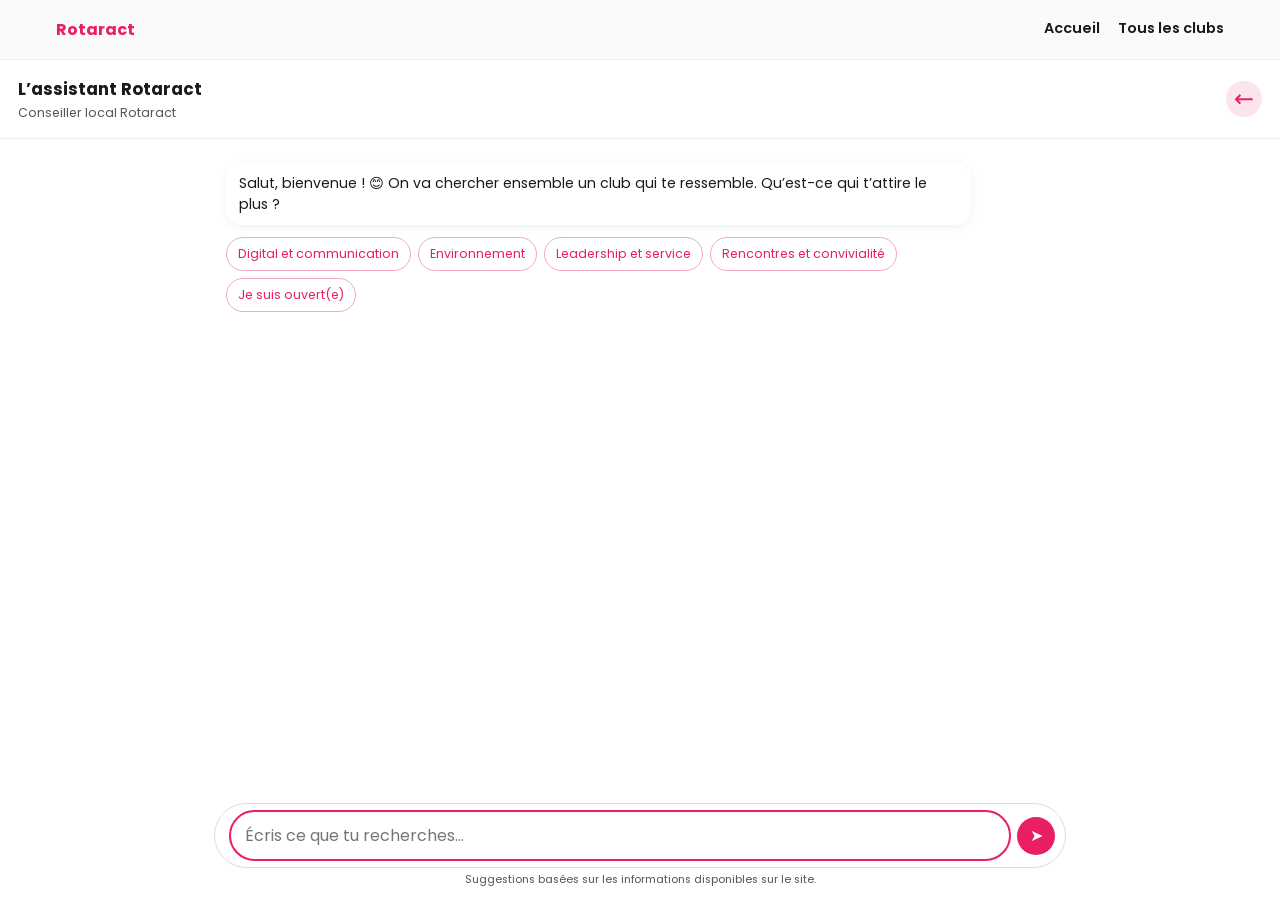
<file: assistant.html>
<!DOCTYPE html>
<html lang="fr">
<head>
  <meta charset="UTF-8">
  <meta name="viewport" content="width=device-width, initial-scale=1">
  <title>Assistant Rotaract · Trouver un club</title>
  <meta name="description" content="Discute avec l’assistant Rotaract pour trouver le club qui correspond à tes envies, ta ville et tes disponibilités.">
  <link rel="preconnect" href="https://fonts.googleapis.com">
  <link rel="preconnect" href="https://fonts.gstatic.com" crossorigin>
  <link rel="preload" href="https://fonts.googleapis.com/css2?family=Poppins:wght@400;600;700&display=swap" as="style">
  <link href="https://fonts.googleapis.com/css2?family=Poppins:wght@400;600;700&display=swap" rel="stylesheet" media="print" onload="this.media='all'">
  <noscript><link href="https://fonts.googleapis.com/css2?family=Poppins:wght@400;600;700&display=swap" rel="stylesheet"></noscript>
  <link rel="stylesheet" href="style-v2.css">
  <script defer src="data.js"></script>
  <script defer src="script.js"></script>
</head>
<body class="assistant-page">
  <header class="entete">
    <div class="entete__in">
      <a class="marque" href="index.html?retour=1">Rotaract</a>
      <nav class="nav" aria-label="Navigation principale">
        <a href="index.html?retour=1">Accueil</a>
        <a href="index.html?retour=1#clubs">Tous les clubs</a>
      </nav>
    </div>
  </header>

  <main class="assistant-page__main">
    <section class="assistant__panel" id="assistant-panel" aria-label="Discussion pour choisir un club">
      <header class="assistant__header">
        <div>
          <h1 class="assistant__titre">L’assistant Rotaract</h1>
          <p class="assistant__sous-titre">Conseiller local Rotaract</p>
        </div>
        <a class="assistant__retour" href="index.html?retour=1" aria-label="Retour à l’accueil">←</a>
      </header>
      <div class="assistant__messages" id="assistant-messages" role="log" aria-live="polite" aria-relevant="additions"></div>
      <form class="assistant__form" id="assistant-form">
        <label class="sr-only" for="assistant-input">Écrire un message</label>
        <input id="assistant-input" name="message" type="text" placeholder="Écris ce que tu recherches…" autocomplete="off">
        <button class="assistant__envoyer" type="submit" aria-label="Envoyer le message">➤</button>
      </form>
      <p class="assistant__note">Suggestions basées sur les informations disponibles sur le site.</p>
    </section>
  </main>
</body>
</html>
</file>
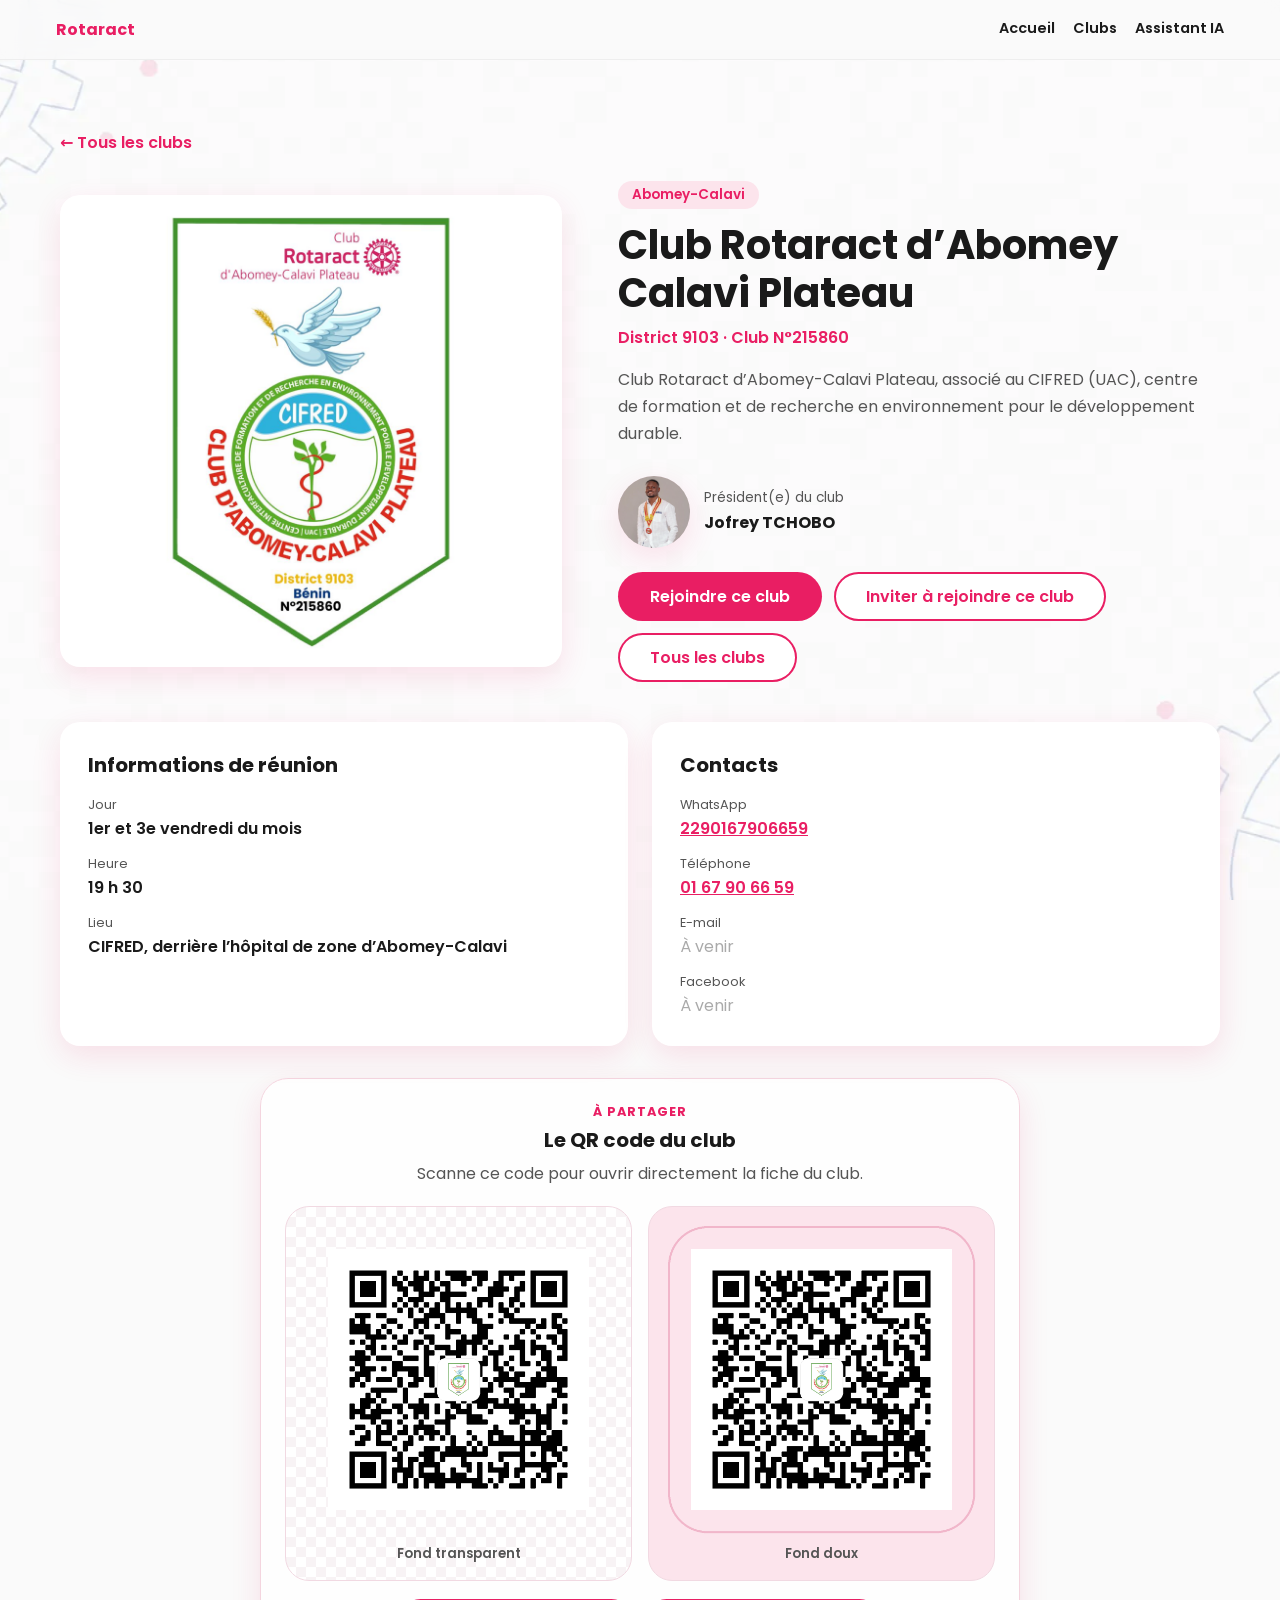
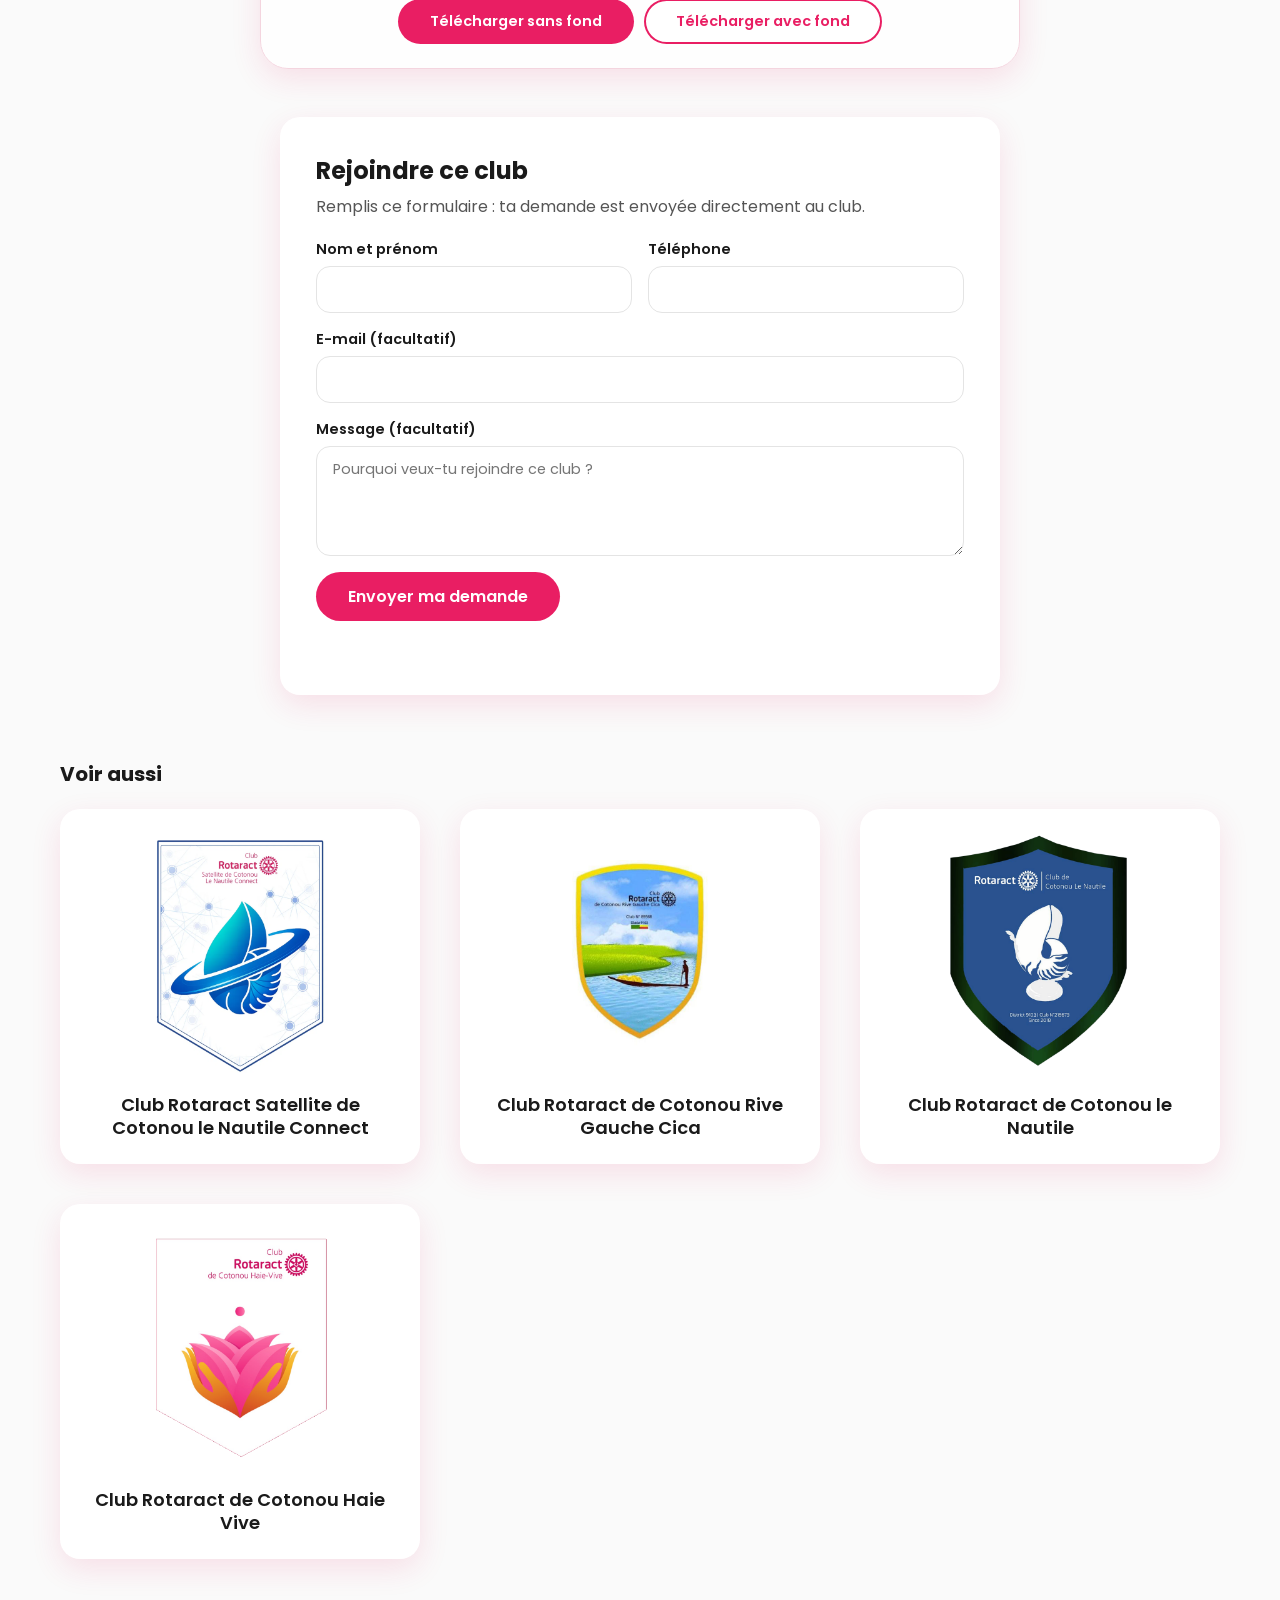
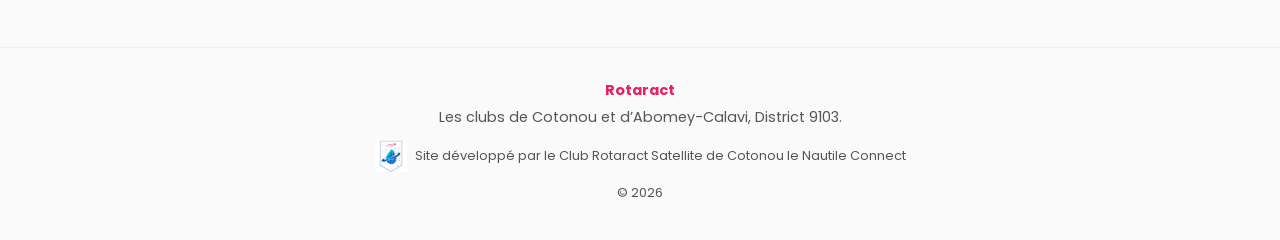
<file: club-abomey-calavi-plateau.html>
<!DOCTYPE html>
<html lang="fr">
<head>
  <meta charset="UTF-8">
  <meta name="viewport" content="width=device-width, initial-scale=1">
  <title>Club Rotaract d’Abomey-Calavi Plateau · Rotaract, Abomey-Calavi</title>
  <meta name="description" content="Un club Rotaract à Abomey-Calavi associé au CIFRED et au développement durable. Retrouvez les horaires, le lieu des réunions et les contacts.">
  <meta name="robots" content="index,follow">
  <link rel="canonical" href="https://lesclubsrotaract.onrender.com/club-abomey-calavi-plateau.html">
  <meta property="og:type" content="website">
  <meta property="og:locale" content="fr_FR">
  <meta property="og:site_name" content="Les clubs Rotaract de Cotonou et d’Abomey-Calavi">
  <meta property="og:title" content="Club Rotaract d’Abomey-Calavi Plateau · Rotaract, Abomey-Calavi">
  <meta property="og:description" content="Un club Rotaract à Abomey-Calavi associé au CIFRED et au développement durable. Retrouvez les horaires, le lieu des réunions et les contacts.">
  <meta property="og:url" content="https://lesclubsrotaract.onrender.com/club-abomey-calavi-plateau.html">
  <meta property="og:image" content="https://lesclubsrotaract.onrender.com/seo/abomey-calavi-plateau-social.jpg">
  <meta property="og:image:secure_url" content="https://lesclubsrotaract.onrender.com/seo/abomey-calavi-plateau-social.jpg">
  <meta property="og:image:type" content="image/jpeg">
  <meta property="og:image:width" content="1200">
  <meta property="og:image:height" content="630">
  <meta property="og:image:alt" content="Aperçu du Club Rotaract d’Abomey-Calavi Plateau">
  <meta name="twitter:card" content="summary_large_image">
  <meta name="twitter:title" content="Club Rotaract d’Abomey-Calavi Plateau · Rotaract, Abomey-Calavi">
  <meta name="twitter:description" content="Un club Rotaract à Abomey-Calavi associé au CIFRED et au développement durable. Retrouvez les horaires, le lieu des réunions et les contacts.">
  <meta name="twitter:image" content="https://lesclubsrotaract.onrender.com/seo/abomey-calavi-plateau-social.jpg">
  <script type="application/ld+json">{"@context": "https://schema.org", "@type": "Organization", "name": "Club Rotaract d’Abomey-Calavi Plateau", "url": "https://lesclubsrotaract.onrender.com/club-abomey-calavi-plateau.html", "description": "Un club associé au CIFRED et engagé autour de l’environnement et du développement durable.", "image": "https://lesclubsrotaract.onrender.com/seo/abomey-calavi-plateau-social.jpg", "areaServed": {"@type": "City", "name": "Abomey-Calavi"}, "address": {"@type": "PostalAddress", "addressLocality": "Abomey-Calavi", "addressCountry": "BJ"}, "contactPoint": {"@type": "ContactPoint", "telephone": "+2290167906659", "contactType": "information", "availableLanguage": ["French"]}}</script>
  <link rel="preconnect" href="https://fonts.googleapis.com">
  <link rel="preconnect" href="https://fonts.gstatic.com" crossorigin>
  <link rel="preload" href="https://fonts.googleapis.com/css2?family=Poppins:wght@400;600;700&display=swap" as="style">
  <link href="https://fonts.googleapis.com/css2?family=Poppins:wght@400;600;700&display=swap" rel="stylesheet" media="print" onload="this.media='all'">
  <noscript><link href="https://fonts.googleapis.com/css2?family=Poppins:wght@400;600;700&display=swap" rel="stylesheet"></noscript>
  <link rel="stylesheet" href="style-v2.css">
  <script defer src="data.js"></script>
  <script defer src="club.js"></script>
</head>
<body>
  <header class="entete">
    <div class="entete__in">
      <a class="marque" href="index.html?retour=1">Rotaract</a>
      <nav class="nav" aria-label="Navigation principale">
        <a href="index.html?retour=1">Accueil</a>
        <a href="index.html?retour=1#clubs">Clubs</a>
        <a href="assistant.html">Assistant IA</a>
      </nav>
    </div>
  </header>

  <main class="page">
    <a class="retour" href="index.html?retour=1#clubs">← Tous les clubs</a>

    <article class="fiche" id="fiche">
      <div class="fiche__img"><img id="fiche-image" src="" alt=""></div>
      <div class="fiche__texte">
        <p class="fiche__ville" id="fiche-ville"></p>
        <h1 class="fiche__nom" id="fiche-nom"></h1>
        <p class="fiche__info" id="fiche-info"></p>
        <p class="fiche__desc" id="fiche-desc"></p>
        <div class="pres">
          <img class="pres__photo" id="pres-photo" src="" alt="">
          <div>
            <p class="pres__role">Président(e) du club</p>
            <p class="pres__nom" id="pres-nom"></p>
          </div>
        </div>
        <div class="actions">
          <a class="bouton" href="#rejoindre">Rejoindre ce club</a>
          <button class="bouton bouton--clair" id="inviter-club" type="button">Inviter à rejoindre ce club</button>
          <a class="bouton bouton--clair" href="index.html?retour=1#clubs">Tous les clubs</a>
        </div>
        <p class="invitation-statut" id="invitation-statut" role="status" aria-live="polite"></p>
      </div>
    </article>

    <section class="infos" id="infos" aria-label="Informations pratiques">
      <div class="infos__carte">
        <h2 class="infos__titre">Informations de réunion</h2>
        <dl class="infos__liste">
          <div><dt>Jour</dt><dd id="r-jour"></dd></div>
          <div><dt>Heure</dt><dd id="r-heure"></dd></div>
          <div><dt>Lieu</dt><dd id="r-lieu"></dd></div>
        </dl>
      </div>
      <div class="infos__carte">
        <h2 class="infos__titre">Contacts</h2>
        <dl class="infos__liste">
          <div><dt>WhatsApp</dt><dd id="c-whatsapp"></dd></div>
          <div><dt>Téléphone</dt><dd id="c-tel"></dd></div>
          <div><dt>E-mail</dt><dd id="c-email"></dd></div>
          <div><dt>Facebook</dt><dd id="c-facebook"></dd></div>
        </dl>
      </div>
    </section>

    <section class="qr-club" id="qr-club" aria-labelledby="qr-club-titre">
      <div class="qr-club__intro">
        <p class="qr-club__sur-titre">À partager</p>
        <h2 class="infos__titre" id="qr-club-titre">Le QR code du club</h2>
        <p>Scanne ce code pour ouvrir directement la fiche du club.</p>
      </div>
      <div class="qr-club__contenu">
        <figure class="qr-club__apercu qr-club__apercu--transparent">
          <img id="qr-club-transparent" alt="" width="360" height="360" loading="lazy" decoding="async">
          <figcaption>Fond transparent</figcaption>
        </figure>
        <figure class="qr-club__apercu qr-club__apercu--doux">
          <img id="qr-club-fond" alt="" width="360" height="360" loading="lazy" decoding="async">
          <figcaption>Fond doux</figcaption>
        </figure>
      </div>
      <div class="qr-club__telechargements">
        <a class="bouton" id="qr-club-telecharger-transparent" download>Télécharger sans fond</a>
        <a class="bouton bouton--clair" id="qr-club-telecharger-fond" download>Télécharger avec fond</a>
      </div>
    </section>

    <section class="rejoindre" id="rejoindre" aria-labelledby="rejoindre-titre">
      <h2 class="rejoindre__titre" id="rejoindre-titre">Rejoindre ce club</h2>
      <p class="rejoindre__intro">Remplis ce formulaire : ta demande est envoyée directement au club.</p>
      <form id="form-rejoindre">
        <div class="form__ligne">
          <label class="form__champ">Nom et prénom
            <input name="nom" type="text" required autocomplete="name">
          </label>
          <label class="form__champ">Téléphone
            <input name="tel" type="tel" required autocomplete="tel">
          </label>
        </div>
        <label class="form__champ">E-mail (facultatif)
          <input name="email" type="email" autocomplete="email">
        </label>
        <label class="form__champ">Message (facultatif)
          <textarea name="message" rows="4" placeholder="Pourquoi veux-tu rejoindre ce club ?"></textarea>
        </label>
        <button type="submit" class="bouton">Envoyer ma demande</button>
        <p class="form__statut" id="form-statut" aria-live="polite"></p>
      </form>
    </section>

    <section id="introuvable" hidden>
      <h1 class="fiche__nom">Club introuvable</h1>
      <p class="fiche__desc">Ce club n’existe pas ou le lien est incorrect.</p>
      <a class="bouton" href="index.html?retour=1#clubs">Voir tous les clubs</a>
    </section>

    <section id="autres" class="autres" hidden>
      <h2 class="autres__titre">Voir aussi</h2>
      <ul class="grille" id="grille"></ul>
    </section>
  </main>

  <footer class="pied">
    <p class="pied__titre">Rotaract</p>
    <p>Les clubs de Cotonou et d’Abomey-Calavi, District 9103.</p>
    <p class="pied__signature">
      <img src="fanion-nautile-connect.webp" alt="" loading="lazy" decoding="async">
      <span>Site développé par le Club Rotaract Satellite de Cotonou le Nautile Connect</span>
    </p>
    <p class="pied__copy">© 2026</p>
  </footer>

</body>
</html>
</file>
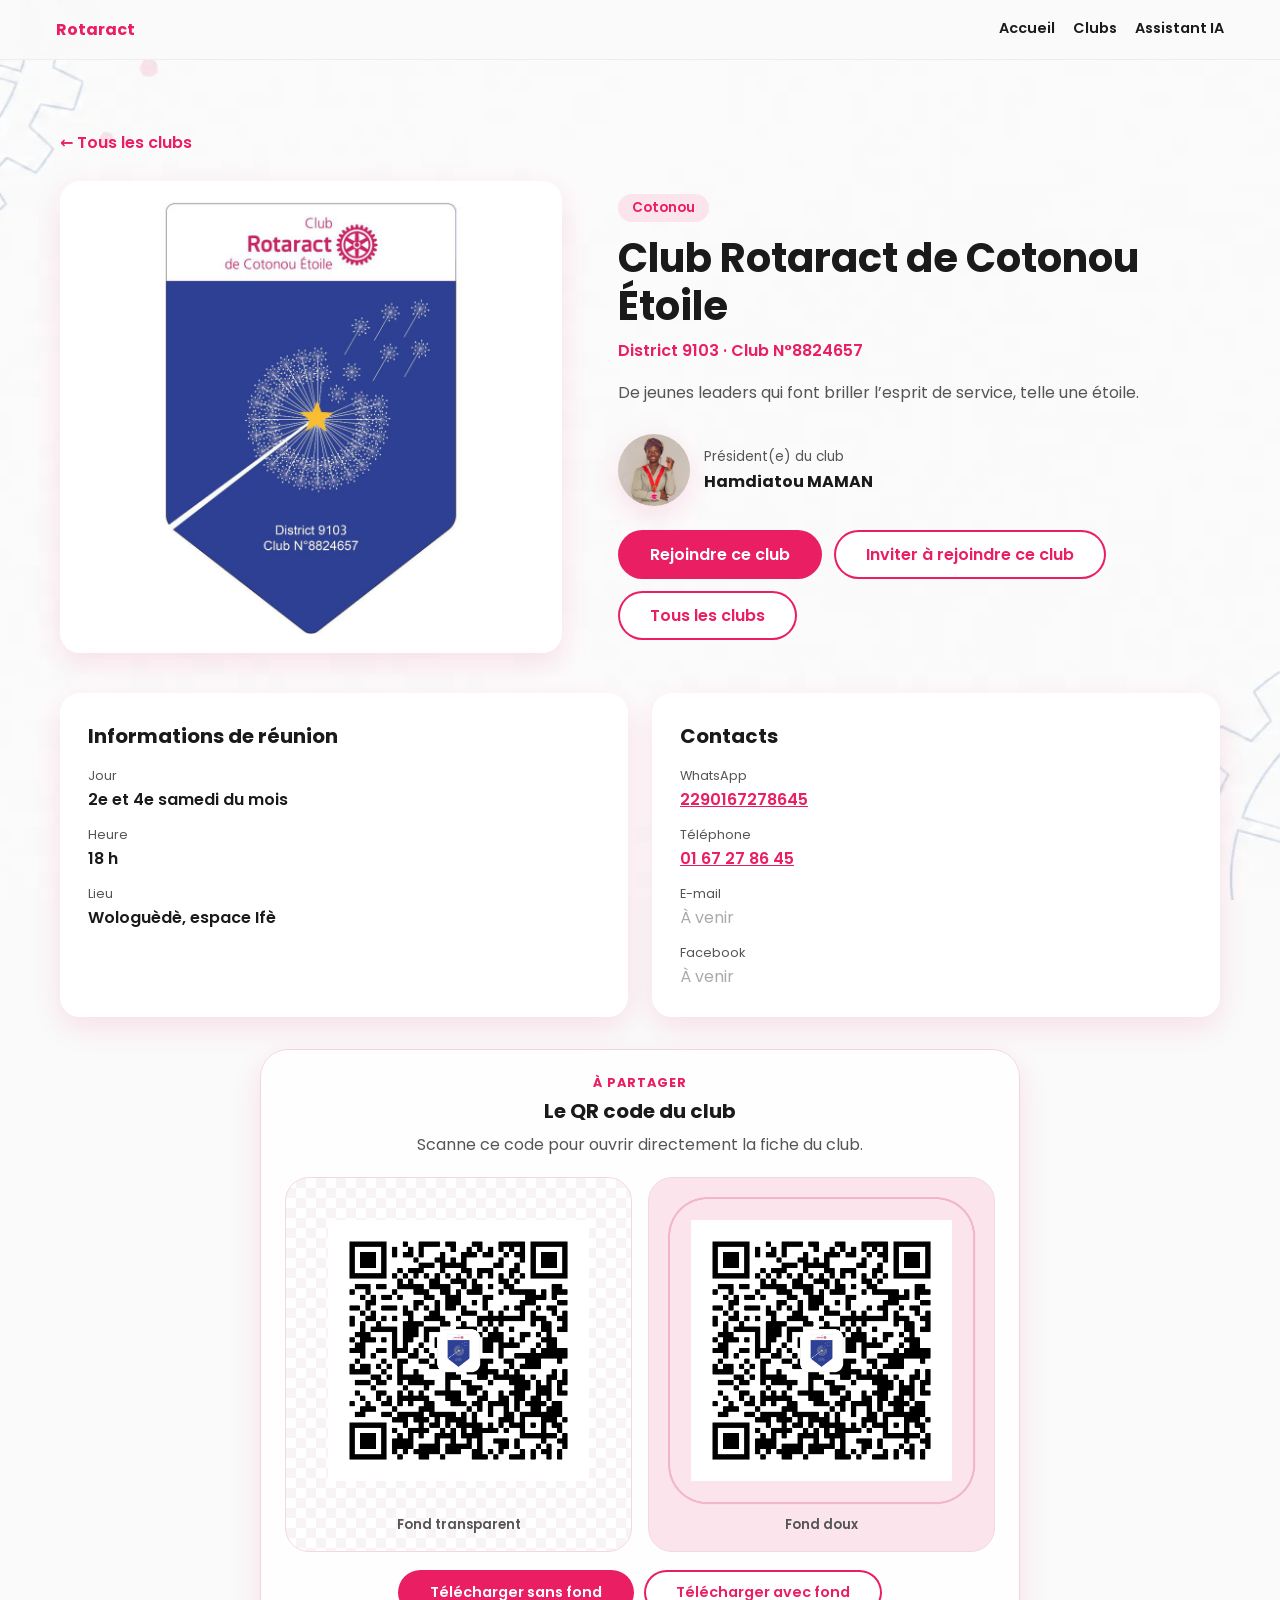
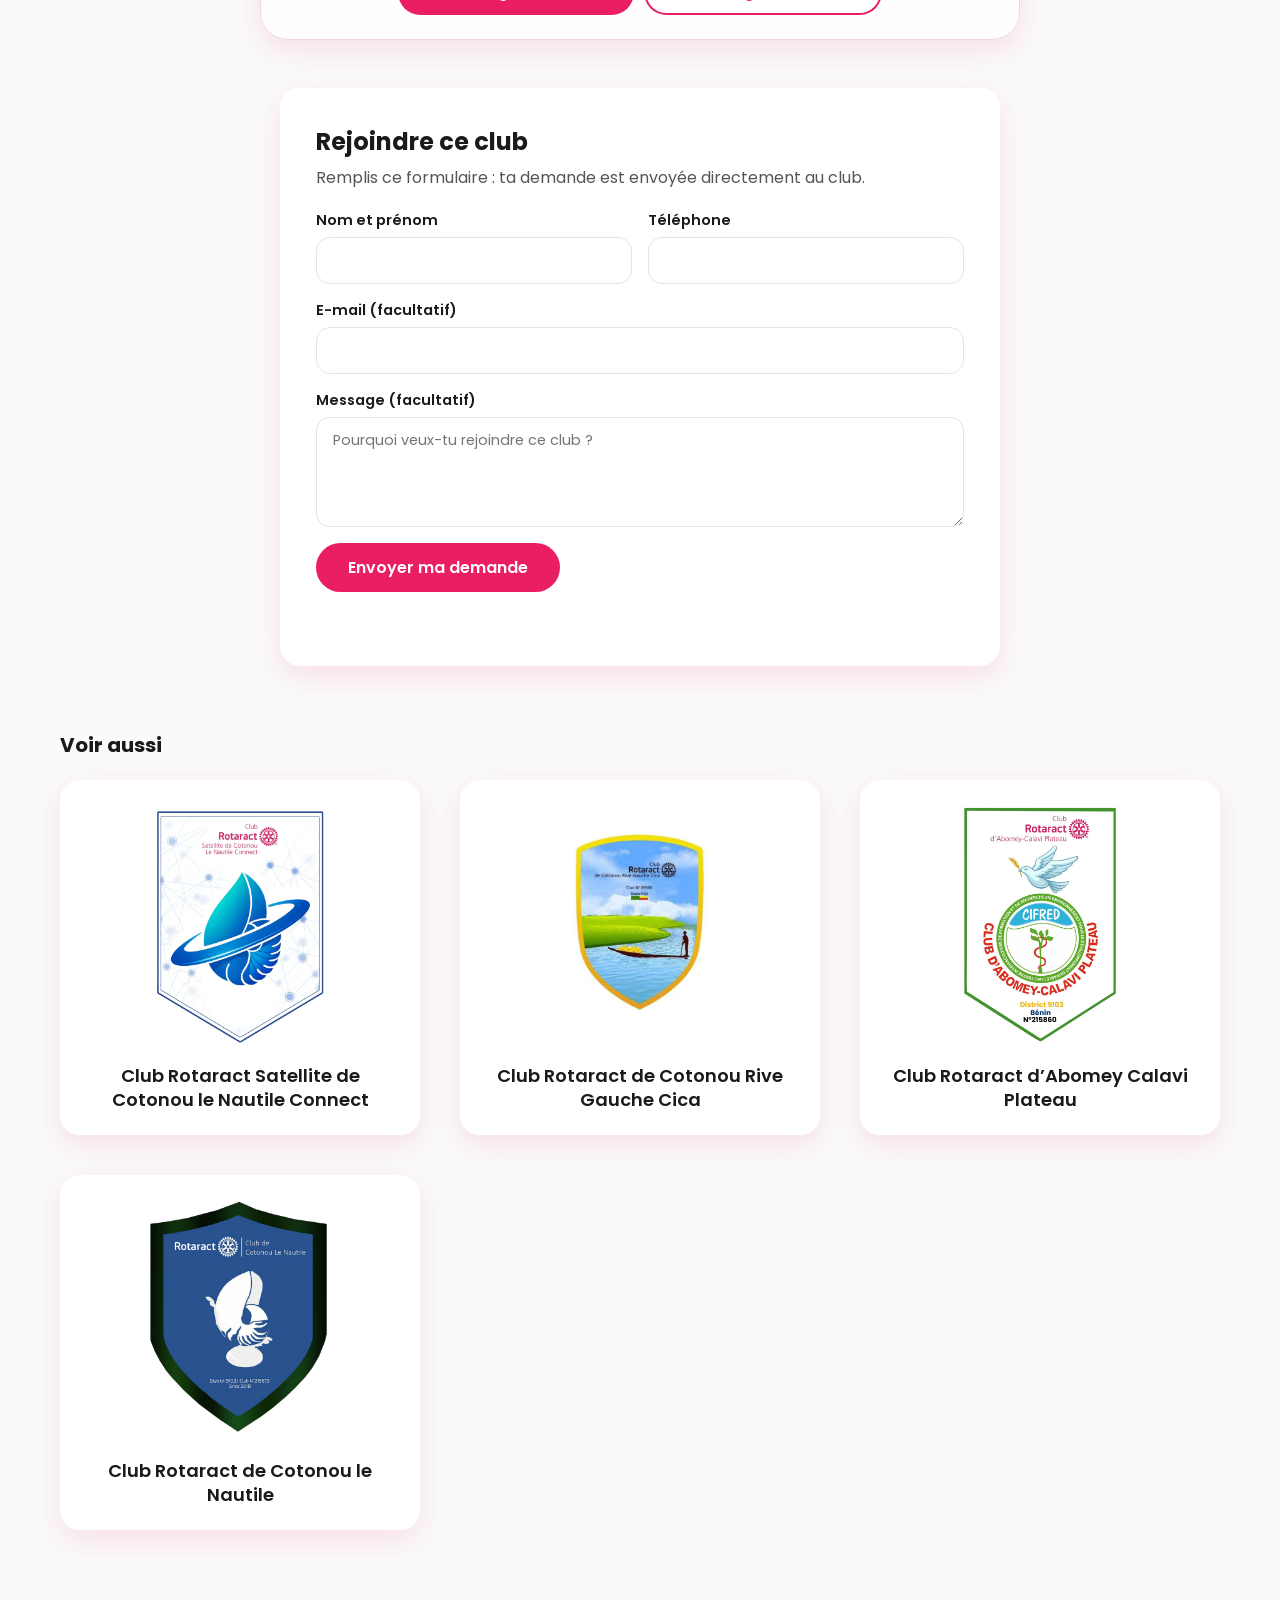
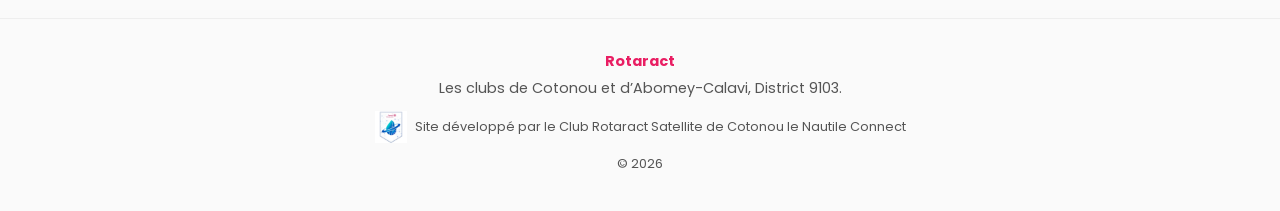
<file: club-cotonou-etoile.html>
<!DOCTYPE html>
<html lang="fr">
<head>
  <meta charset="UTF-8">
  <meta name="viewport" content="width=device-width, initial-scale=1">
  <title>Club Rotaract de Cotonou Étoile · Rotaract, Cotonou</title>
  <meta name="description" content="Découvrez le Club Rotaract de Cotonou Étoile, ses informations de réunion et ses contacts pour rejoindre ses jeunes leaders au service de la communauté.">
  <meta name="robots" content="index,follow">
  <link rel="canonical" href="https://lesclubsrotaract.onrender.com/club-cotonou-etoile.html">
  <meta property="og:type" content="website">
  <meta property="og:locale" content="fr_FR">
  <meta property="og:site_name" content="Les clubs Rotaract de Cotonou et d’Abomey-Calavi">
  <meta property="og:title" content="Club Rotaract de Cotonou Étoile · Rotaract, Cotonou">
  <meta property="og:description" content="Découvrez le Club Rotaract de Cotonou Étoile, ses informations de réunion et ses contacts pour rejoindre ses jeunes leaders au service de la communauté.">
  <meta property="og:url" content="https://lesclubsrotaract.onrender.com/club-cotonou-etoile.html">
  <meta property="og:image" content="https://lesclubsrotaract.onrender.com/seo/cotonou-etoile-social.jpg">
  <meta property="og:image:secure_url" content="https://lesclubsrotaract.onrender.com/seo/cotonou-etoile-social.jpg">
  <meta property="og:image:type" content="image/jpeg">
  <meta property="og:image:width" content="1200">
  <meta property="og:image:height" content="630">
  <meta property="og:image:alt" content="Aperçu du Club Rotaract de Cotonou Étoile">
  <meta name="twitter:card" content="summary_large_image">
  <meta name="twitter:title" content="Club Rotaract de Cotonou Étoile · Rotaract, Cotonou">
  <meta name="twitter:description" content="Découvrez le Club Rotaract de Cotonou Étoile, ses informations de réunion et ses contacts pour rejoindre ses jeunes leaders au service de la communauté.">
  <meta name="twitter:image" content="https://lesclubsrotaract.onrender.com/seo/cotonou-etoile-social.jpg">
  <script type="application/ld+json">{"@context": "https://schema.org", "@type": "Organization", "name": "Club Rotaract de Cotonou Étoile", "url": "https://lesclubsrotaract.onrender.com/club-cotonou-etoile.html", "description": "Découvrez les réunions et les contacts du Club Rotaract de Cotonou Étoile.", "image": "https://lesclubsrotaract.onrender.com/seo/cotonou-etoile-social.jpg", "areaServed": {"@type": "City", "name": "Cotonou"}, "address": {"@type": "PostalAddress", "addressLocality": "Cotonou", "addressCountry": "BJ"}, "contactPoint": {"@type": "ContactPoint", "telephone": "+2290167278645", "contactType": "information", "availableLanguage": ["French"]}}</script>
  <link rel="preconnect" href="https://fonts.googleapis.com">
  <link rel="preconnect" href="https://fonts.gstatic.com" crossorigin>
  <link rel="preload" href="https://fonts.googleapis.com/css2?family=Poppins:wght@400;600;700&display=swap" as="style">
  <link href="https://fonts.googleapis.com/css2?family=Poppins:wght@400;600;700&display=swap" rel="stylesheet" media="print" onload="this.media='all'">
  <noscript><link href="https://fonts.googleapis.com/css2?family=Poppins:wght@400;600;700&display=swap" rel="stylesheet"></noscript>
  <link rel="stylesheet" href="style-v2.css">
  <script defer src="data.js"></script>
  <script defer src="club.js"></script>
</head>
<body>
  <header class="entete">
    <div class="entete__in">
      <a class="marque" href="index.html?retour=1">Rotaract</a>
      <nav class="nav" aria-label="Navigation principale">
        <a href="index.html?retour=1">Accueil</a>
        <a href="index.html?retour=1#clubs">Clubs</a>
        <a href="assistant.html">Assistant IA</a>
      </nav>
    </div>
  </header>

  <main class="page">
    <a class="retour" href="index.html?retour=1#clubs">← Tous les clubs</a>

    <article class="fiche" id="fiche">
      <div class="fiche__img"><img id="fiche-image" src="" alt=""></div>
      <div class="fiche__texte">
        <p class="fiche__ville" id="fiche-ville"></p>
        <h1 class="fiche__nom" id="fiche-nom"></h1>
        <p class="fiche__info" id="fiche-info"></p>
        <p class="fiche__desc" id="fiche-desc"></p>
        <div class="pres">
          <img class="pres__photo" id="pres-photo" src="" alt="">
          <div>
            <p class="pres__role">Président(e) du club</p>
            <p class="pres__nom" id="pres-nom"></p>
          </div>
        </div>
        <div class="actions">
          <a class="bouton" href="#rejoindre">Rejoindre ce club</a>
          <button class="bouton bouton--clair" id="inviter-club" type="button">Inviter à rejoindre ce club</button>
          <a class="bouton bouton--clair" href="index.html?retour=1#clubs">Tous les clubs</a>
        </div>
        <p class="invitation-statut" id="invitation-statut" role="status" aria-live="polite"></p>
      </div>
    </article>

    <section class="infos" id="infos" aria-label="Informations pratiques">
      <div class="infos__carte">
        <h2 class="infos__titre">Informations de réunion</h2>
        <dl class="infos__liste">
          <div><dt>Jour</dt><dd id="r-jour"></dd></div>
          <div><dt>Heure</dt><dd id="r-heure"></dd></div>
          <div><dt>Lieu</dt><dd id="r-lieu"></dd></div>
        </dl>
      </div>
      <div class="infos__carte">
        <h2 class="infos__titre">Contacts</h2>
        <dl class="infos__liste">
          <div><dt>WhatsApp</dt><dd id="c-whatsapp"></dd></div>
          <div><dt>Téléphone</dt><dd id="c-tel"></dd></div>
          <div><dt>E-mail</dt><dd id="c-email"></dd></div>
          <div><dt>Facebook</dt><dd id="c-facebook"></dd></div>
        </dl>
      </div>
    </section>

    <section class="qr-club" id="qr-club" aria-labelledby="qr-club-titre">
      <div class="qr-club__intro">
        <p class="qr-club__sur-titre">À partager</p>
        <h2 class="infos__titre" id="qr-club-titre">Le QR code du club</h2>
        <p>Scanne ce code pour ouvrir directement la fiche du club.</p>
      </div>
      <div class="qr-club__contenu">
        <figure class="qr-club__apercu qr-club__apercu--transparent">
          <img id="qr-club-transparent" alt="" width="360" height="360" loading="lazy" decoding="async">
          <figcaption>Fond transparent</figcaption>
        </figure>
        <figure class="qr-club__apercu qr-club__apercu--doux">
          <img id="qr-club-fond" alt="" width="360" height="360" loading="lazy" decoding="async">
          <figcaption>Fond doux</figcaption>
        </figure>
      </div>
      <div class="qr-club__telechargements">
        <a class="bouton" id="qr-club-telecharger-transparent" download>Télécharger sans fond</a>
        <a class="bouton bouton--clair" id="qr-club-telecharger-fond" download>Télécharger avec fond</a>
      </div>
    </section>

    <section class="rejoindre" id="rejoindre" aria-labelledby="rejoindre-titre">
      <h2 class="rejoindre__titre" id="rejoindre-titre">Rejoindre ce club</h2>
      <p class="rejoindre__intro">Remplis ce formulaire : ta demande est envoyée directement au club.</p>
      <form id="form-rejoindre">
        <div class="form__ligne">
          <label class="form__champ">Nom et prénom
            <input name="nom" type="text" required autocomplete="name">
          </label>
          <label class="form__champ">Téléphone
            <input name="tel" type="tel" required autocomplete="tel">
          </label>
        </div>
        <label class="form__champ">E-mail (facultatif)
          <input name="email" type="email" autocomplete="email">
        </label>
        <label class="form__champ">Message (facultatif)
          <textarea name="message" rows="4" placeholder="Pourquoi veux-tu rejoindre ce club ?"></textarea>
        </label>
        <button type="submit" class="bouton">Envoyer ma demande</button>
        <p class="form__statut" id="form-statut" aria-live="polite"></p>
      </form>
    </section>

    <section id="introuvable" hidden>
      <h1 class="fiche__nom">Club introuvable</h1>
      <p class="fiche__desc">Ce club n’existe pas ou le lien est incorrect.</p>
      <a class="bouton" href="index.html?retour=1#clubs">Voir tous les clubs</a>
    </section>

    <section id="autres" class="autres" hidden>
      <h2 class="autres__titre">Voir aussi</h2>
      <ul class="grille" id="grille"></ul>
    </section>
  </main>

  <footer class="pied">
    <p class="pied__titre">Rotaract</p>
    <p>Les clubs de Cotonou et d’Abomey-Calavi, District 9103.</p>
    <p class="pied__signature">
      <img src="fanion-nautile-connect.webp" alt="" loading="lazy" decoding="async">
      <span>Site développé par le Club Rotaract Satellite de Cotonou le Nautile Connect</span>
    </p>
    <p class="pied__copy">© 2026</p>
  </footer>

</body>
</html>
</file>
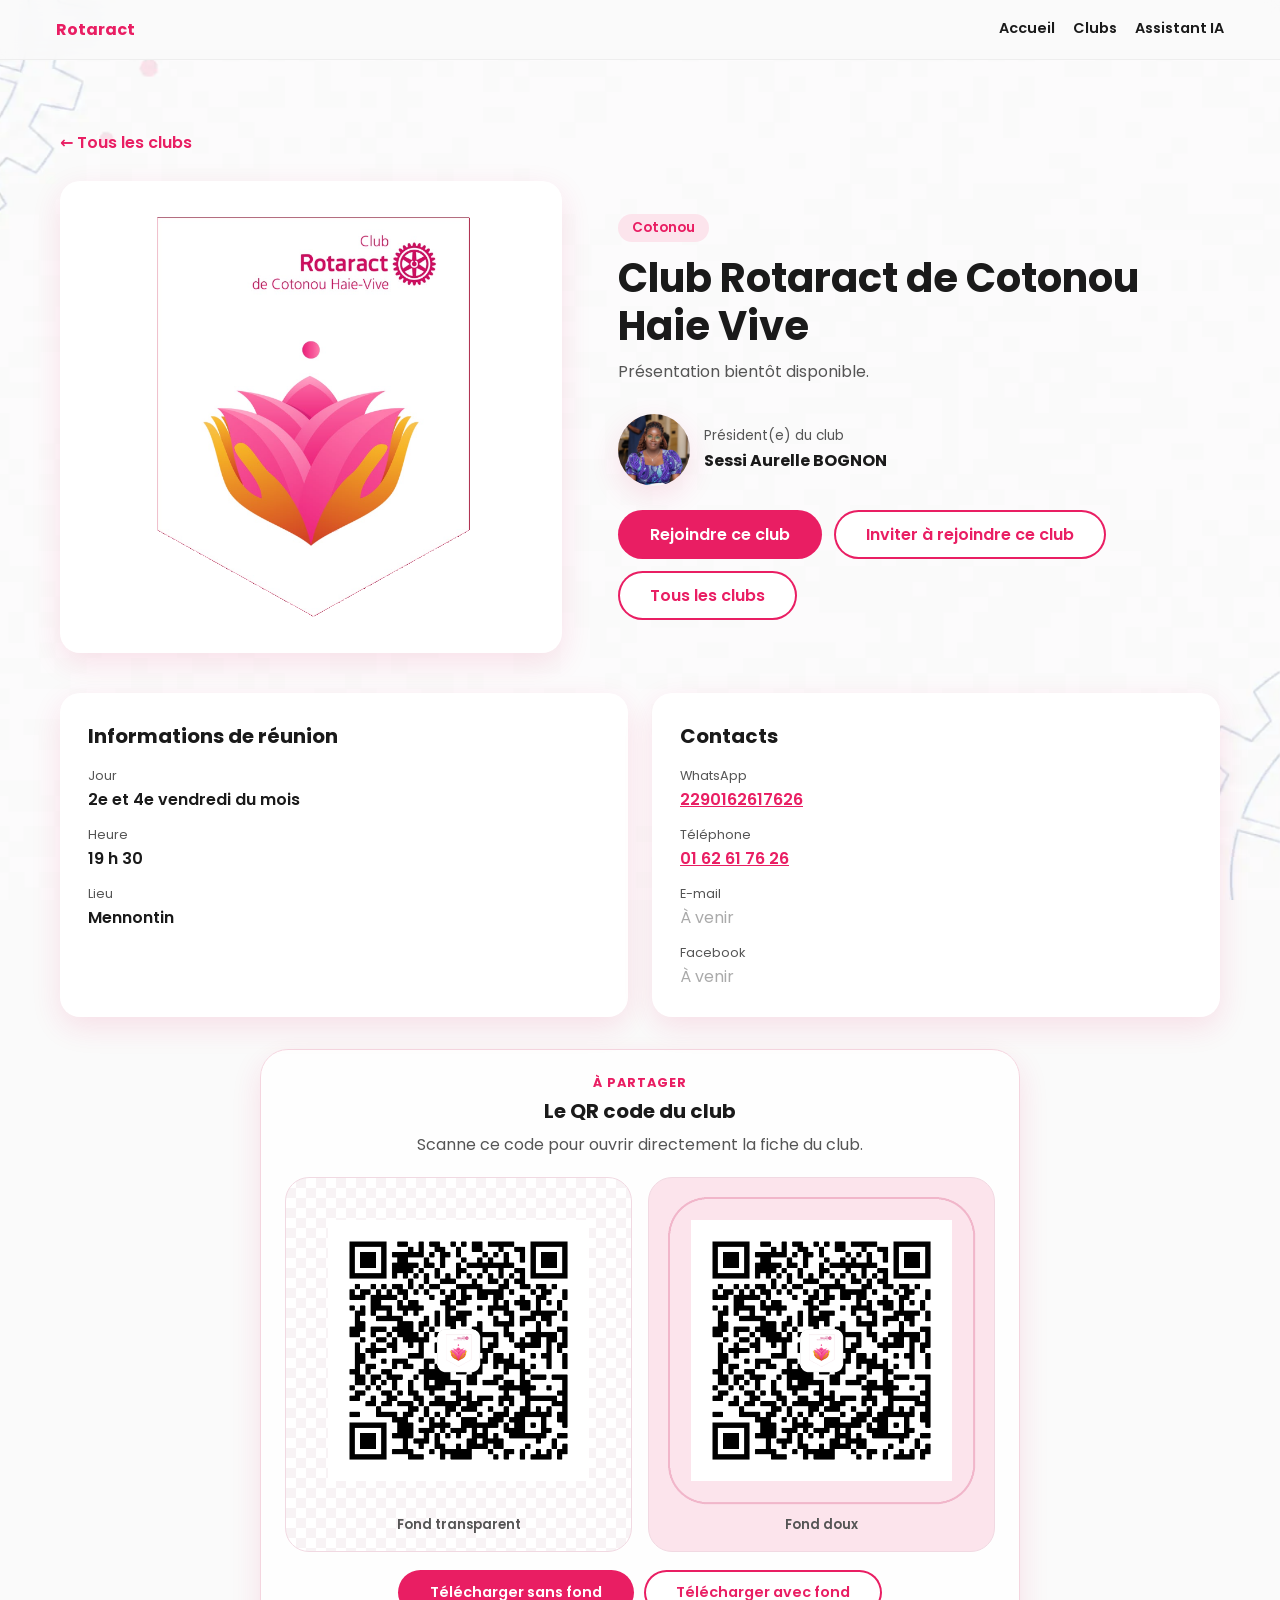
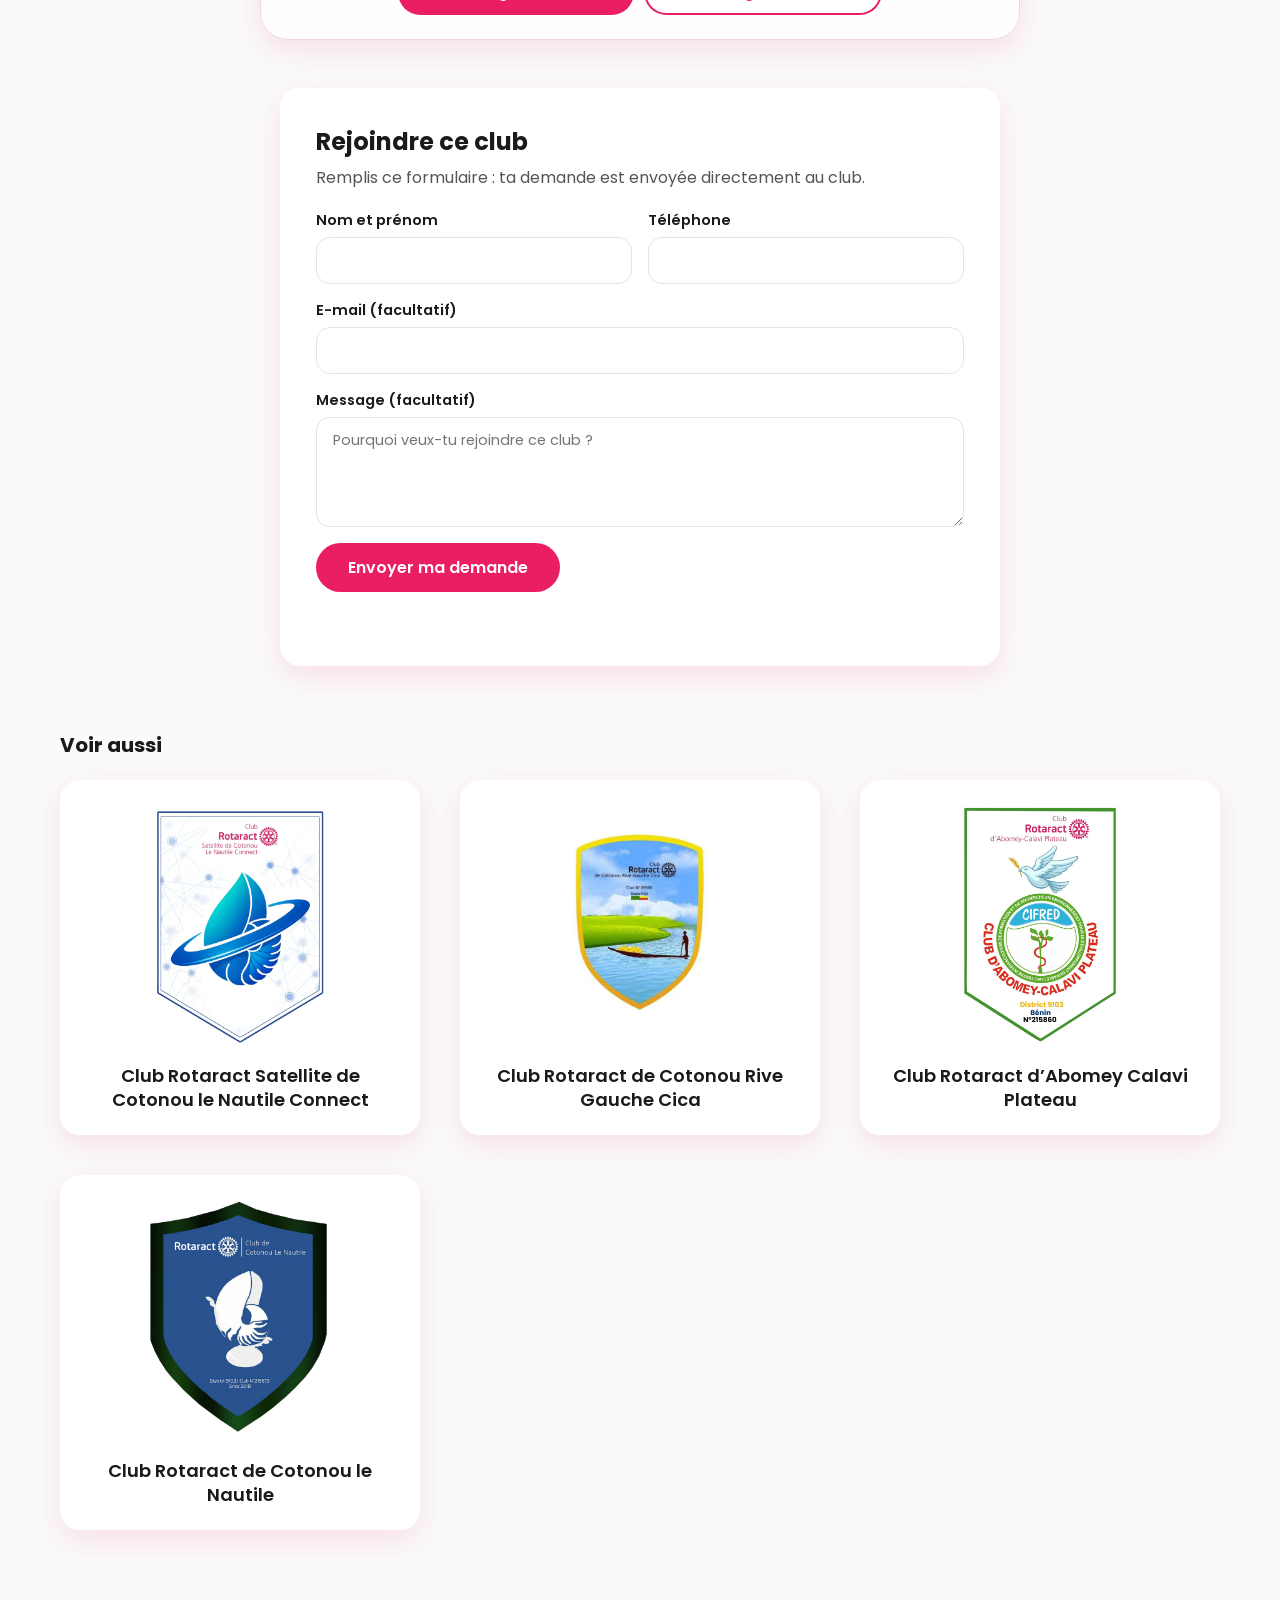
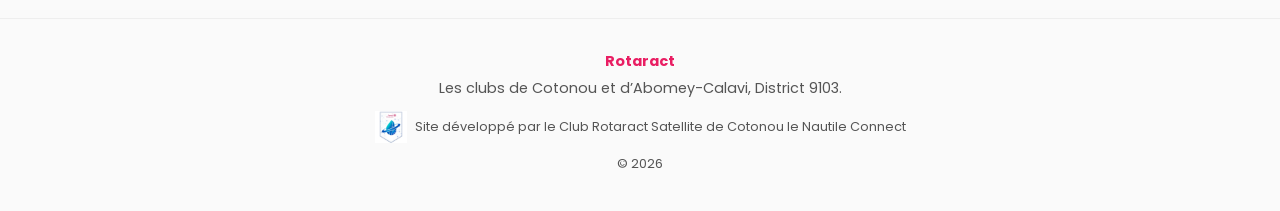
<file: club-cotonou-haie-vive.html>
<!DOCTYPE html>
<html lang="fr">
<head>
  <meta charset="UTF-8">
  <meta name="viewport" content="width=device-width, initial-scale=1">
  <title>Club Rotaract de Cotonou Haie Vive · Rotaract, Cotonou</title>
  <meta name="description" content="Découvrez le Club Rotaract de Cotonou Haie Vive : informations de réunion, lieu et coordonnées pour prendre contact.">
  <meta name="robots" content="index,follow">
  <link rel="canonical" href="https://lesclubsrotaract.onrender.com/club-cotonou-haie-vive.html">
  <meta property="og:type" content="website">
  <meta property="og:locale" content="fr_FR">
  <meta property="og:site_name" content="Les clubs Rotaract de Cotonou et d’Abomey-Calavi">
  <meta property="og:title" content="Club Rotaract de Cotonou Haie Vive · Rotaract, Cotonou">
  <meta property="og:description" content="Découvrez le Club Rotaract de Cotonou Haie Vive : informations de réunion, lieu et coordonnées pour prendre contact.">
  <meta property="og:url" content="https://lesclubsrotaract.onrender.com/club-cotonou-haie-vive.html">
  <meta property="og:image" content="https://lesclubsrotaract.onrender.com/seo/cotonou-haie-vive-social.jpg">
  <meta property="og:image:secure_url" content="https://lesclubsrotaract.onrender.com/seo/cotonou-haie-vive-social.jpg">
  <meta property="og:image:type" content="image/jpeg">
  <meta property="og:image:width" content="1200">
  <meta property="og:image:height" content="630">
  <meta property="og:image:alt" content="Aperçu du Club Rotaract de Cotonou Haie Vive">
  <meta name="twitter:card" content="summary_large_image">
  <meta name="twitter:title" content="Club Rotaract de Cotonou Haie Vive · Rotaract, Cotonou">
  <meta name="twitter:description" content="Découvrez le Club Rotaract de Cotonou Haie Vive : informations de réunion, lieu et coordonnées pour prendre contact.">
  <meta name="twitter:image" content="https://lesclubsrotaract.onrender.com/seo/cotonou-haie-vive-social.jpg">
  <script type="application/ld+json">{"@context": "https://schema.org", "@type": "Organization", "name": "Club Rotaract de Cotonou Haie Vive", "url": "https://lesclubsrotaract.onrender.com/club-cotonou-haie-vive.html", "description": "Consultez les informations pratiques et les contacts du Club Rotaract de Cotonou Haie Vive.", "image": "https://lesclubsrotaract.onrender.com/seo/cotonou-haie-vive-social.jpg", "areaServed": {"@type": "City", "name": "Cotonou"}, "address": {"@type": "PostalAddress", "addressLocality": "Cotonou", "addressCountry": "BJ"}, "contactPoint": {"@type": "ContactPoint", "telephone": "+2290162617626", "contactType": "information", "availableLanguage": ["French"]}}</script>
  <link rel="preconnect" href="https://fonts.googleapis.com">
  <link rel="preconnect" href="https://fonts.gstatic.com" crossorigin>
  <link rel="preload" href="https://fonts.googleapis.com/css2?family=Poppins:wght@400;600;700&display=swap" as="style">
  <link href="https://fonts.googleapis.com/css2?family=Poppins:wght@400;600;700&display=swap" rel="stylesheet" media="print" onload="this.media='all'">
  <noscript><link href="https://fonts.googleapis.com/css2?family=Poppins:wght@400;600;700&display=swap" rel="stylesheet"></noscript>
  <link rel="stylesheet" href="style-v2.css">
  <script defer src="data.js"></script>
  <script defer src="club.js"></script>
</head>
<body>
  <header class="entete">
    <div class="entete__in">
      <a class="marque" href="index.html?retour=1">Rotaract</a>
      <nav class="nav" aria-label="Navigation principale">
        <a href="index.html?retour=1">Accueil</a>
        <a href="index.html?retour=1#clubs">Clubs</a>
        <a href="assistant.html">Assistant IA</a>
      </nav>
    </div>
  </header>

  <main class="page">
    <a class="retour" href="index.html?retour=1#clubs">← Tous les clubs</a>

    <article class="fiche" id="fiche">
      <div class="fiche__img"><img id="fiche-image" src="" alt=""></div>
      <div class="fiche__texte">
        <p class="fiche__ville" id="fiche-ville"></p>
        <h1 class="fiche__nom" id="fiche-nom"></h1>
        <p class="fiche__info" id="fiche-info"></p>
        <p class="fiche__desc" id="fiche-desc"></p>
        <div class="pres">
          <img class="pres__photo" id="pres-photo" src="" alt="">
          <div>
            <p class="pres__role">Président(e) du club</p>
            <p class="pres__nom" id="pres-nom"></p>
          </div>
        </div>
        <div class="actions">
          <a class="bouton" href="#rejoindre">Rejoindre ce club</a>
          <button class="bouton bouton--clair" id="inviter-club" type="button">Inviter à rejoindre ce club</button>
          <a class="bouton bouton--clair" href="index.html?retour=1#clubs">Tous les clubs</a>
        </div>
        <p class="invitation-statut" id="invitation-statut" role="status" aria-live="polite"></p>
      </div>
    </article>

    <section class="infos" id="infos" aria-label="Informations pratiques">
      <div class="infos__carte">
        <h2 class="infos__titre">Informations de réunion</h2>
        <dl class="infos__liste">
          <div><dt>Jour</dt><dd id="r-jour"></dd></div>
          <div><dt>Heure</dt><dd id="r-heure"></dd></div>
          <div><dt>Lieu</dt><dd id="r-lieu"></dd></div>
        </dl>
      </div>
      <div class="infos__carte">
        <h2 class="infos__titre">Contacts</h2>
        <dl class="infos__liste">
          <div><dt>WhatsApp</dt><dd id="c-whatsapp"></dd></div>
          <div><dt>Téléphone</dt><dd id="c-tel"></dd></div>
          <div><dt>E-mail</dt><dd id="c-email"></dd></div>
          <div><dt>Facebook</dt><dd id="c-facebook"></dd></div>
        </dl>
      </div>
    </section>

    <section class="qr-club" id="qr-club" aria-labelledby="qr-club-titre">
      <div class="qr-club__intro">
        <p class="qr-club__sur-titre">À partager</p>
        <h2 class="infos__titre" id="qr-club-titre">Le QR code du club</h2>
        <p>Scanne ce code pour ouvrir directement la fiche du club.</p>
      </div>
      <div class="qr-club__contenu">
        <figure class="qr-club__apercu qr-club__apercu--transparent">
          <img id="qr-club-transparent" alt="" width="360" height="360" loading="lazy" decoding="async">
          <figcaption>Fond transparent</figcaption>
        </figure>
        <figure class="qr-club__apercu qr-club__apercu--doux">
          <img id="qr-club-fond" alt="" width="360" height="360" loading="lazy" decoding="async">
          <figcaption>Fond doux</figcaption>
        </figure>
      </div>
      <div class="qr-club__telechargements">
        <a class="bouton" id="qr-club-telecharger-transparent" download>Télécharger sans fond</a>
        <a class="bouton bouton--clair" id="qr-club-telecharger-fond" download>Télécharger avec fond</a>
      </div>
    </section>

    <section class="rejoindre" id="rejoindre" aria-labelledby="rejoindre-titre">
      <h2 class="rejoindre__titre" id="rejoindre-titre">Rejoindre ce club</h2>
      <p class="rejoindre__intro">Remplis ce formulaire : ta demande est envoyée directement au club.</p>
      <form id="form-rejoindre">
        <div class="form__ligne">
          <label class="form__champ">Nom et prénom
            <input name="nom" type="text" required autocomplete="name">
          </label>
          <label class="form__champ">Téléphone
            <input name="tel" type="tel" required autocomplete="tel">
          </label>
        </div>
        <label class="form__champ">E-mail (facultatif)
          <input name="email" type="email" autocomplete="email">
        </label>
        <label class="form__champ">Message (facultatif)
          <textarea name="message" rows="4" placeholder="Pourquoi veux-tu rejoindre ce club ?"></textarea>
        </label>
        <button type="submit" class="bouton">Envoyer ma demande</button>
        <p class="form__statut" id="form-statut" aria-live="polite"></p>
      </form>
    </section>

    <section id="introuvable" hidden>
      <h1 class="fiche__nom">Club introuvable</h1>
      <p class="fiche__desc">Ce club n’existe pas ou le lien est incorrect.</p>
      <a class="bouton" href="index.html?retour=1#clubs">Voir tous les clubs</a>
    </section>

    <section id="autres" class="autres" hidden>
      <h2 class="autres__titre">Voir aussi</h2>
      <ul class="grille" id="grille"></ul>
    </section>
  </main>

  <footer class="pied">
    <p class="pied__titre">Rotaract</p>
    <p>Les clubs de Cotonou et d’Abomey-Calavi, District 9103.</p>
    <p class="pied__signature">
      <img src="fanion-nautile-connect.webp" alt="" loading="lazy" decoding="async">
      <span>Site développé par le Club Rotaract Satellite de Cotonou le Nautile Connect</span>
    </p>
    <p class="pied__copy">© 2026</p>
  </footer>

</body>
</html>
</file>
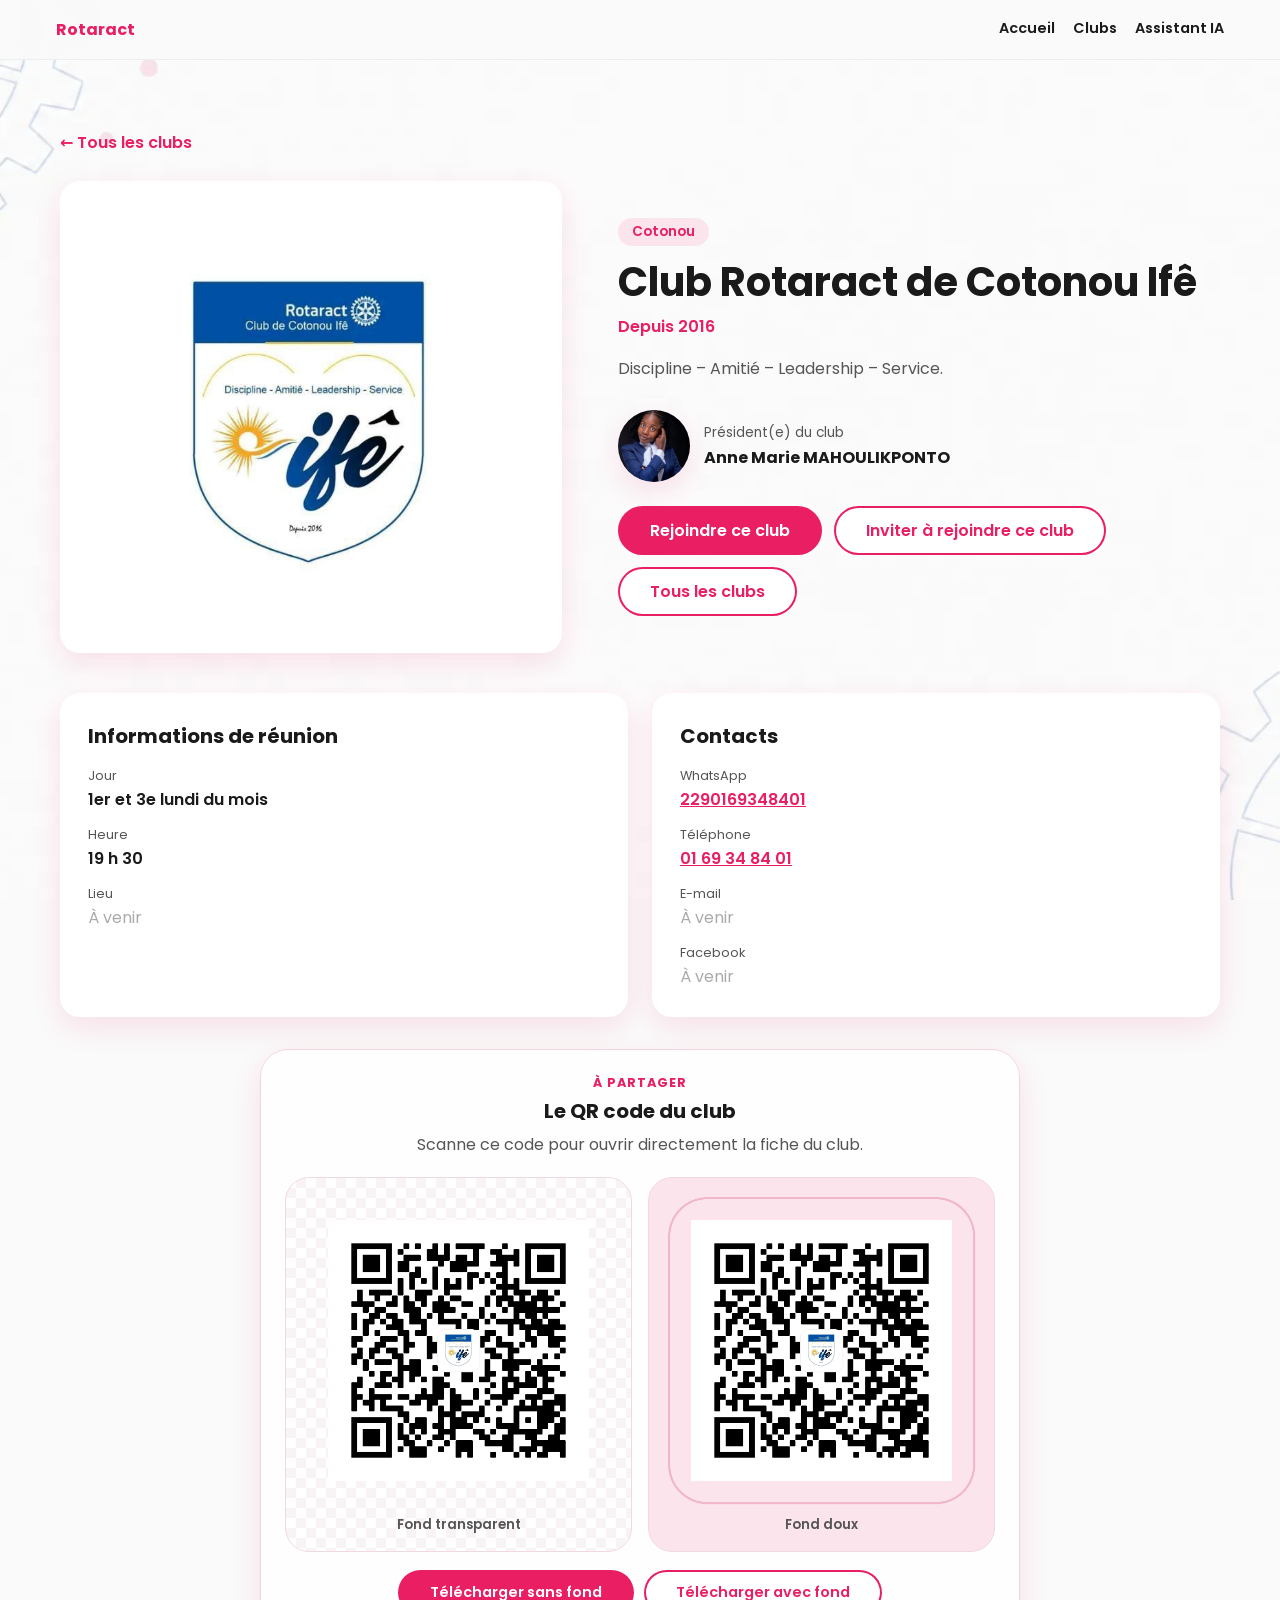
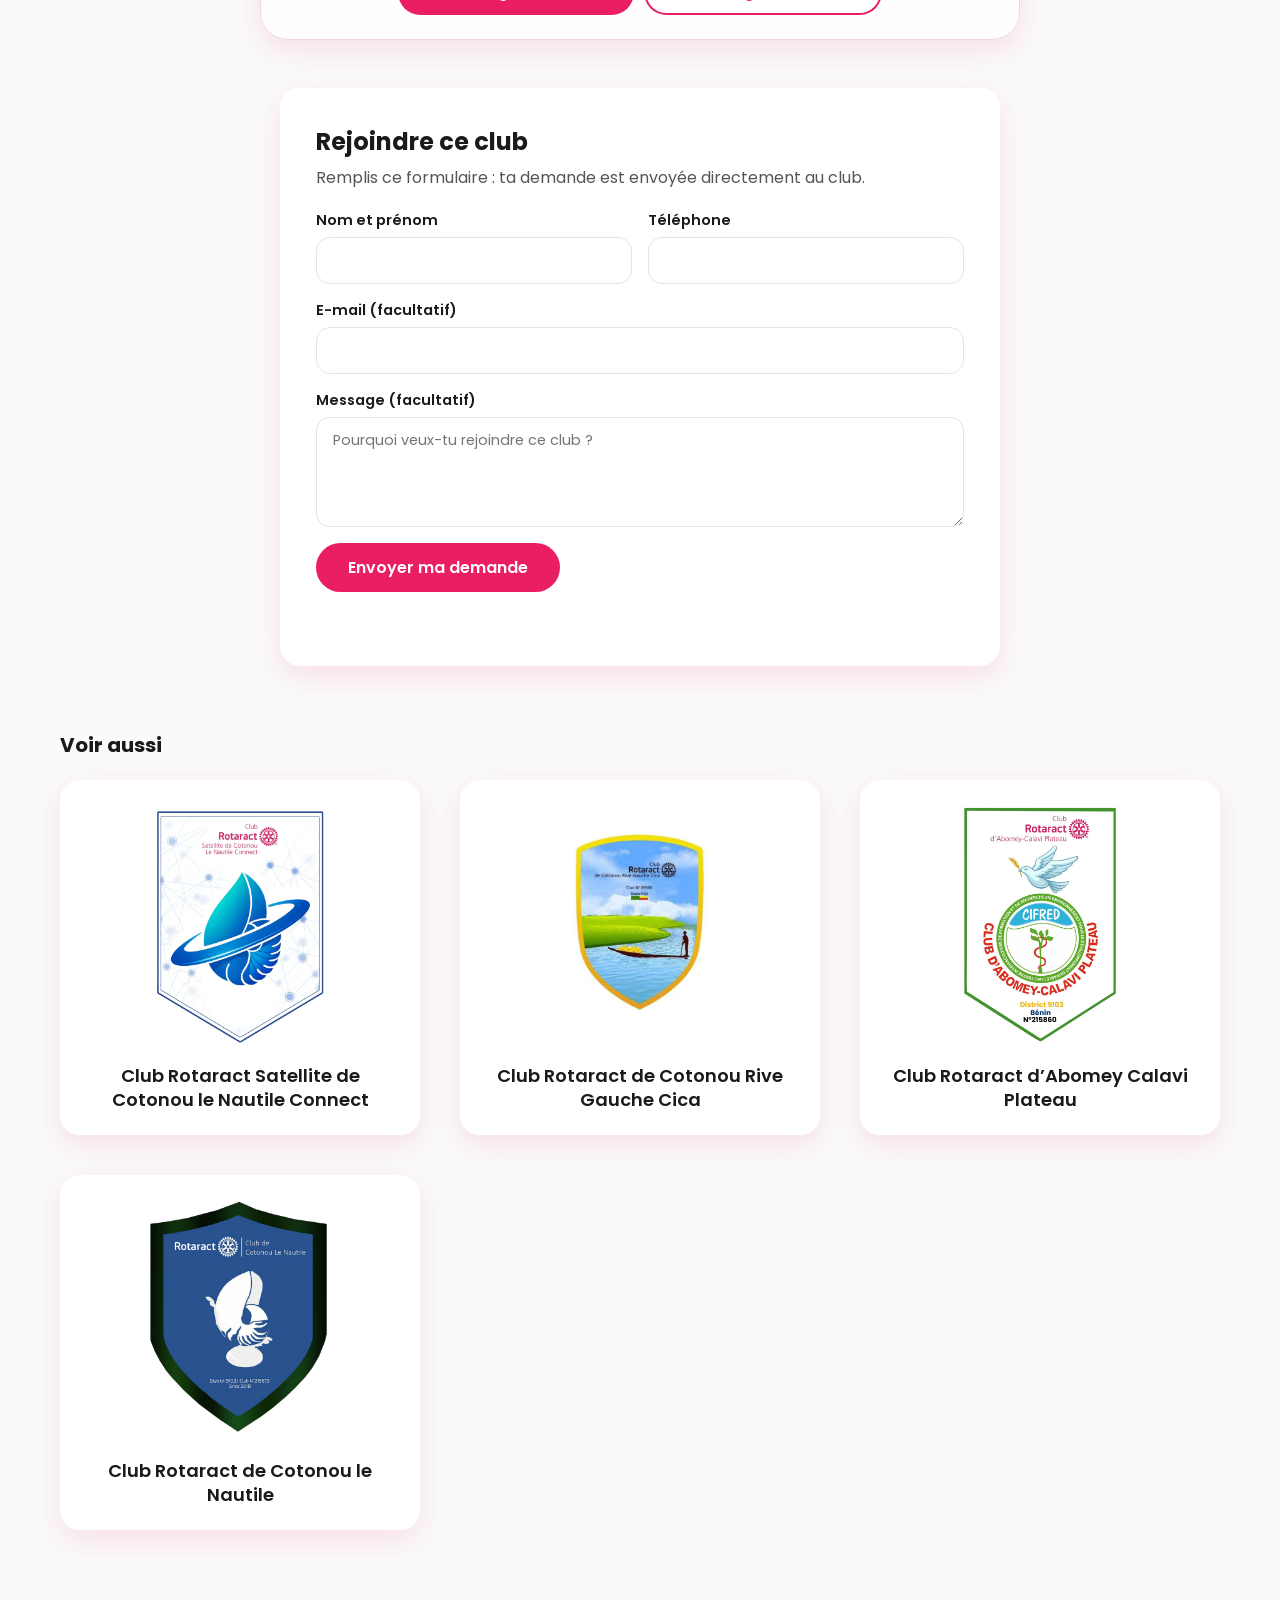
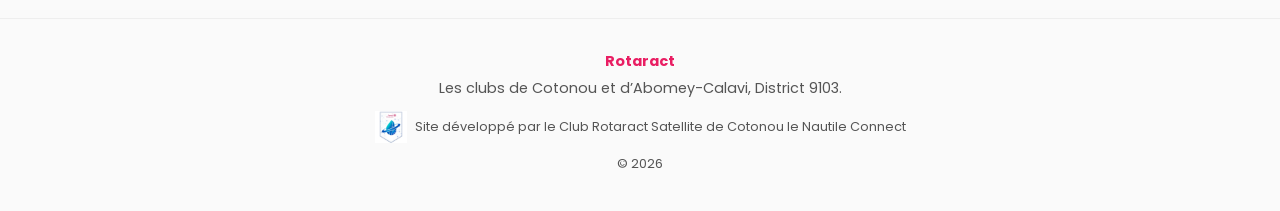
<file: club-cotonou-ife.html>
<!DOCTYPE html>
<html lang="fr">
<head>
  <meta charset="UTF-8">
  <meta name="viewport" content="width=device-width, initial-scale=1">
  <title>Club Rotaract de Cotonou Ifê · Rotaract, Cotonou</title>
  <meta name="description" content="Un club Rotaract à Cotonou qui met en avant la discipline, l’amitié, le leadership et le service. Découvrez les réunions et comment le rejoindre.">
  <meta name="robots" content="index,follow">
  <link rel="canonical" href="https://lesclubsrotaract.onrender.com/club-cotonou-ife.html">
  <meta property="og:type" content="website">
  <meta property="og:locale" content="fr_FR">
  <meta property="og:site_name" content="Les clubs Rotaract de Cotonou et d’Abomey-Calavi">
  <meta property="og:title" content="Club Rotaract de Cotonou Ifê · Rotaract, Cotonou">
  <meta property="og:description" content="Un club Rotaract à Cotonou qui met en avant la discipline, l’amitié, le leadership et le service. Découvrez les réunions et comment le rejoindre.">
  <meta property="og:url" content="https://lesclubsrotaract.onrender.com/club-cotonou-ife.html">
  <meta property="og:image" content="https://lesclubsrotaract.onrender.com/seo/cotonou-ife-social.jpg">
  <meta property="og:image:secure_url" content="https://lesclubsrotaract.onrender.com/seo/cotonou-ife-social.jpg">
  <meta property="og:image:type" content="image/jpeg">
  <meta property="og:image:width" content="1200">
  <meta property="og:image:height" content="630">
  <meta property="og:image:alt" content="Aperçu du Club Rotaract de Cotonou Ifê">
  <meta name="twitter:card" content="summary_large_image">
  <meta name="twitter:title" content="Club Rotaract de Cotonou Ifê · Rotaract, Cotonou">
  <meta name="twitter:description" content="Un club Rotaract à Cotonou qui met en avant la discipline, l’amitié, le leadership et le service. Découvrez les réunions et comment le rejoindre.">
  <meta name="twitter:image" content="https://lesclubsrotaract.onrender.com/seo/cotonou-ife-social.jpg">
  <script type="application/ld+json">{"@context": "https://schema.org", "@type": "Organization", "name": "Club Rotaract de Cotonou Ifê", "url": "https://lesclubsrotaract.onrender.com/club-cotonou-ife.html", "description": "Discipline, amitié, leadership et service : découvrez le Club Rotaract de Cotonou Ifê.", "image": "https://lesclubsrotaract.onrender.com/seo/cotonou-ife-social.jpg", "areaServed": {"@type": "City", "name": "Cotonou"}, "address": {"@type": "PostalAddress", "addressLocality": "Cotonou", "addressCountry": "BJ"}, "contactPoint": {"@type": "ContactPoint", "telephone": "+2290169348401", "contactType": "information", "availableLanguage": ["French"]}}</script>
  <link rel="preconnect" href="https://fonts.googleapis.com">
  <link rel="preconnect" href="https://fonts.gstatic.com" crossorigin>
  <link rel="preload" href="https://fonts.googleapis.com/css2?family=Poppins:wght@400;600;700&display=swap" as="style">
  <link href="https://fonts.googleapis.com/css2?family=Poppins:wght@400;600;700&display=swap" rel="stylesheet" media="print" onload="this.media='all'">
  <noscript><link href="https://fonts.googleapis.com/css2?family=Poppins:wght@400;600;700&display=swap" rel="stylesheet"></noscript>
  <link rel="stylesheet" href="style-v2.css">
  <script defer src="data.js"></script>
  <script defer src="club.js"></script>
</head>
<body>
  <header class="entete">
    <div class="entete__in">
      <a class="marque" href="index.html?retour=1">Rotaract</a>
      <nav class="nav" aria-label="Navigation principale">
        <a href="index.html?retour=1">Accueil</a>
        <a href="index.html?retour=1#clubs">Clubs</a>
        <a href="assistant.html">Assistant IA</a>
      </nav>
    </div>
  </header>

  <main class="page">
    <a class="retour" href="index.html?retour=1#clubs">← Tous les clubs</a>

    <article class="fiche" id="fiche">
      <div class="fiche__img"><img id="fiche-image" src="" alt=""></div>
      <div class="fiche__texte">
        <p class="fiche__ville" id="fiche-ville"></p>
        <h1 class="fiche__nom" id="fiche-nom"></h1>
        <p class="fiche__info" id="fiche-info"></p>
        <p class="fiche__desc" id="fiche-desc"></p>
        <div class="pres">
          <img class="pres__photo" id="pres-photo" src="" alt="">
          <div>
            <p class="pres__role">Président(e) du club</p>
            <p class="pres__nom" id="pres-nom"></p>
          </div>
        </div>
        <div class="actions">
          <a class="bouton" href="#rejoindre">Rejoindre ce club</a>
          <button class="bouton bouton--clair" id="inviter-club" type="button">Inviter à rejoindre ce club</button>
          <a class="bouton bouton--clair" href="index.html?retour=1#clubs">Tous les clubs</a>
        </div>
        <p class="invitation-statut" id="invitation-statut" role="status" aria-live="polite"></p>
      </div>
    </article>

    <section class="infos" id="infos" aria-label="Informations pratiques">
      <div class="infos__carte">
        <h2 class="infos__titre">Informations de réunion</h2>
        <dl class="infos__liste">
          <div><dt>Jour</dt><dd id="r-jour"></dd></div>
          <div><dt>Heure</dt><dd id="r-heure"></dd></div>
          <div><dt>Lieu</dt><dd id="r-lieu"></dd></div>
        </dl>
      </div>
      <div class="infos__carte">
        <h2 class="infos__titre">Contacts</h2>
        <dl class="infos__liste">
          <div><dt>WhatsApp</dt><dd id="c-whatsapp"></dd></div>
          <div><dt>Téléphone</dt><dd id="c-tel"></dd></div>
          <div><dt>E-mail</dt><dd id="c-email"></dd></div>
          <div><dt>Facebook</dt><dd id="c-facebook"></dd></div>
        </dl>
      </div>
    </section>

    <section class="qr-club" id="qr-club" aria-labelledby="qr-club-titre">
      <div class="qr-club__intro">
        <p class="qr-club__sur-titre">À partager</p>
        <h2 class="infos__titre" id="qr-club-titre">Le QR code du club</h2>
        <p>Scanne ce code pour ouvrir directement la fiche du club.</p>
      </div>
      <div class="qr-club__contenu">
        <figure class="qr-club__apercu qr-club__apercu--transparent">
          <img id="qr-club-transparent" alt="" width="360" height="360" loading="lazy" decoding="async">
          <figcaption>Fond transparent</figcaption>
        </figure>
        <figure class="qr-club__apercu qr-club__apercu--doux">
          <img id="qr-club-fond" alt="" width="360" height="360" loading="lazy" decoding="async">
          <figcaption>Fond doux</figcaption>
        </figure>
      </div>
      <div class="qr-club__telechargements">
        <a class="bouton" id="qr-club-telecharger-transparent" download>Télécharger sans fond</a>
        <a class="bouton bouton--clair" id="qr-club-telecharger-fond" download>Télécharger avec fond</a>
      </div>
    </section>

    <section class="rejoindre" id="rejoindre" aria-labelledby="rejoindre-titre">
      <h2 class="rejoindre__titre" id="rejoindre-titre">Rejoindre ce club</h2>
      <p class="rejoindre__intro">Remplis ce formulaire : ta demande est envoyée directement au club.</p>
      <form id="form-rejoindre">
        <div class="form__ligne">
          <label class="form__champ">Nom et prénom
            <input name="nom" type="text" required autocomplete="name">
          </label>
          <label class="form__champ">Téléphone
            <input name="tel" type="tel" required autocomplete="tel">
          </label>
        </div>
        <label class="form__champ">E-mail (facultatif)
          <input name="email" type="email" autocomplete="email">
        </label>
        <label class="form__champ">Message (facultatif)
          <textarea name="message" rows="4" placeholder="Pourquoi veux-tu rejoindre ce club ?"></textarea>
        </label>
        <button type="submit" class="bouton">Envoyer ma demande</button>
        <p class="form__statut" id="form-statut" aria-live="polite"></p>
      </form>
    </section>

    <section id="introuvable" hidden>
      <h1 class="fiche__nom">Club introuvable</h1>
      <p class="fiche__desc">Ce club n’existe pas ou le lien est incorrect.</p>
      <a class="bouton" href="index.html?retour=1#clubs">Voir tous les clubs</a>
    </section>

    <section id="autres" class="autres" hidden>
      <h2 class="autres__titre">Voir aussi</h2>
      <ul class="grille" id="grille"></ul>
    </section>
  </main>

  <footer class="pied">
    <p class="pied__titre">Rotaract</p>
    <p>Les clubs de Cotonou et d’Abomey-Calavi, District 9103.</p>
    <p class="pied__signature">
      <img src="fanion-nautile-connect.webp" alt="" loading="lazy" decoding="async">
      <span>Site développé par le Club Rotaract Satellite de Cotonou le Nautile Connect</span>
    </p>
    <p class="pied__copy">© 2026</p>
  </footer>

</body>
</html>
</file>
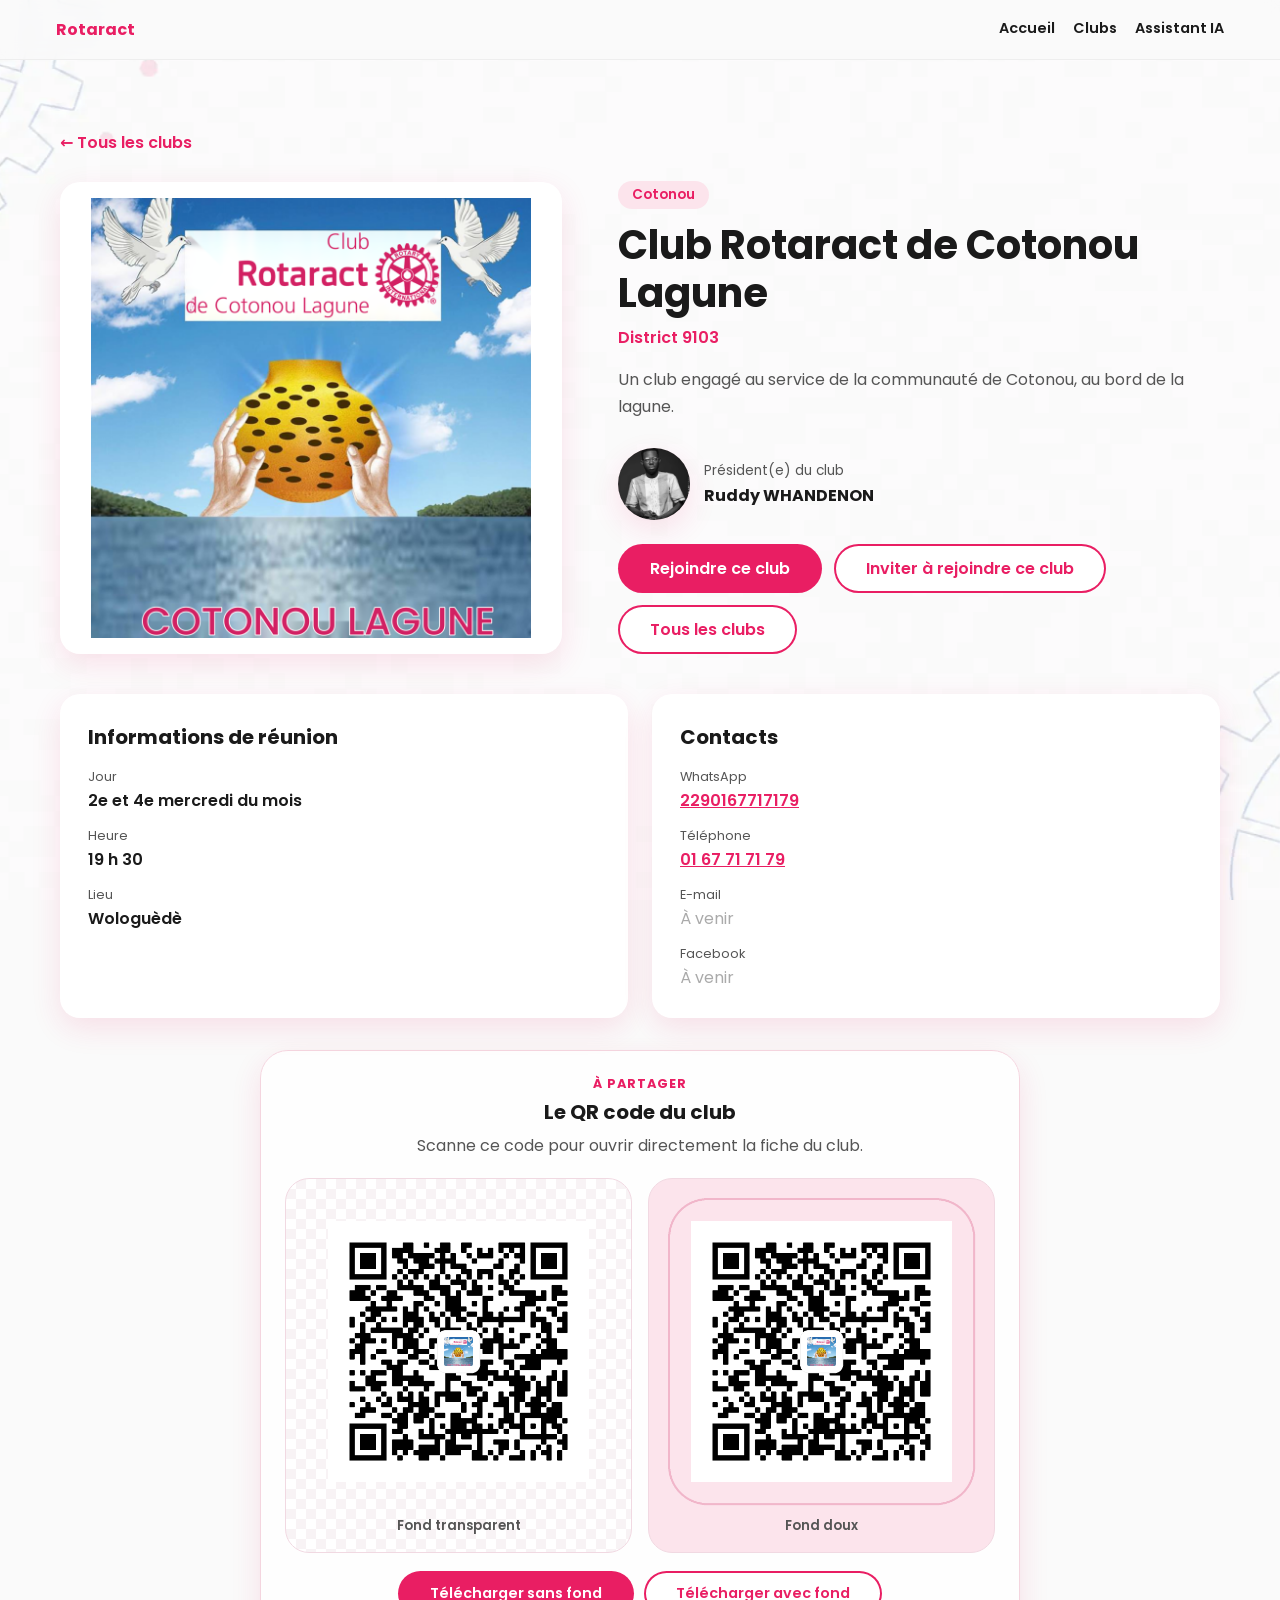
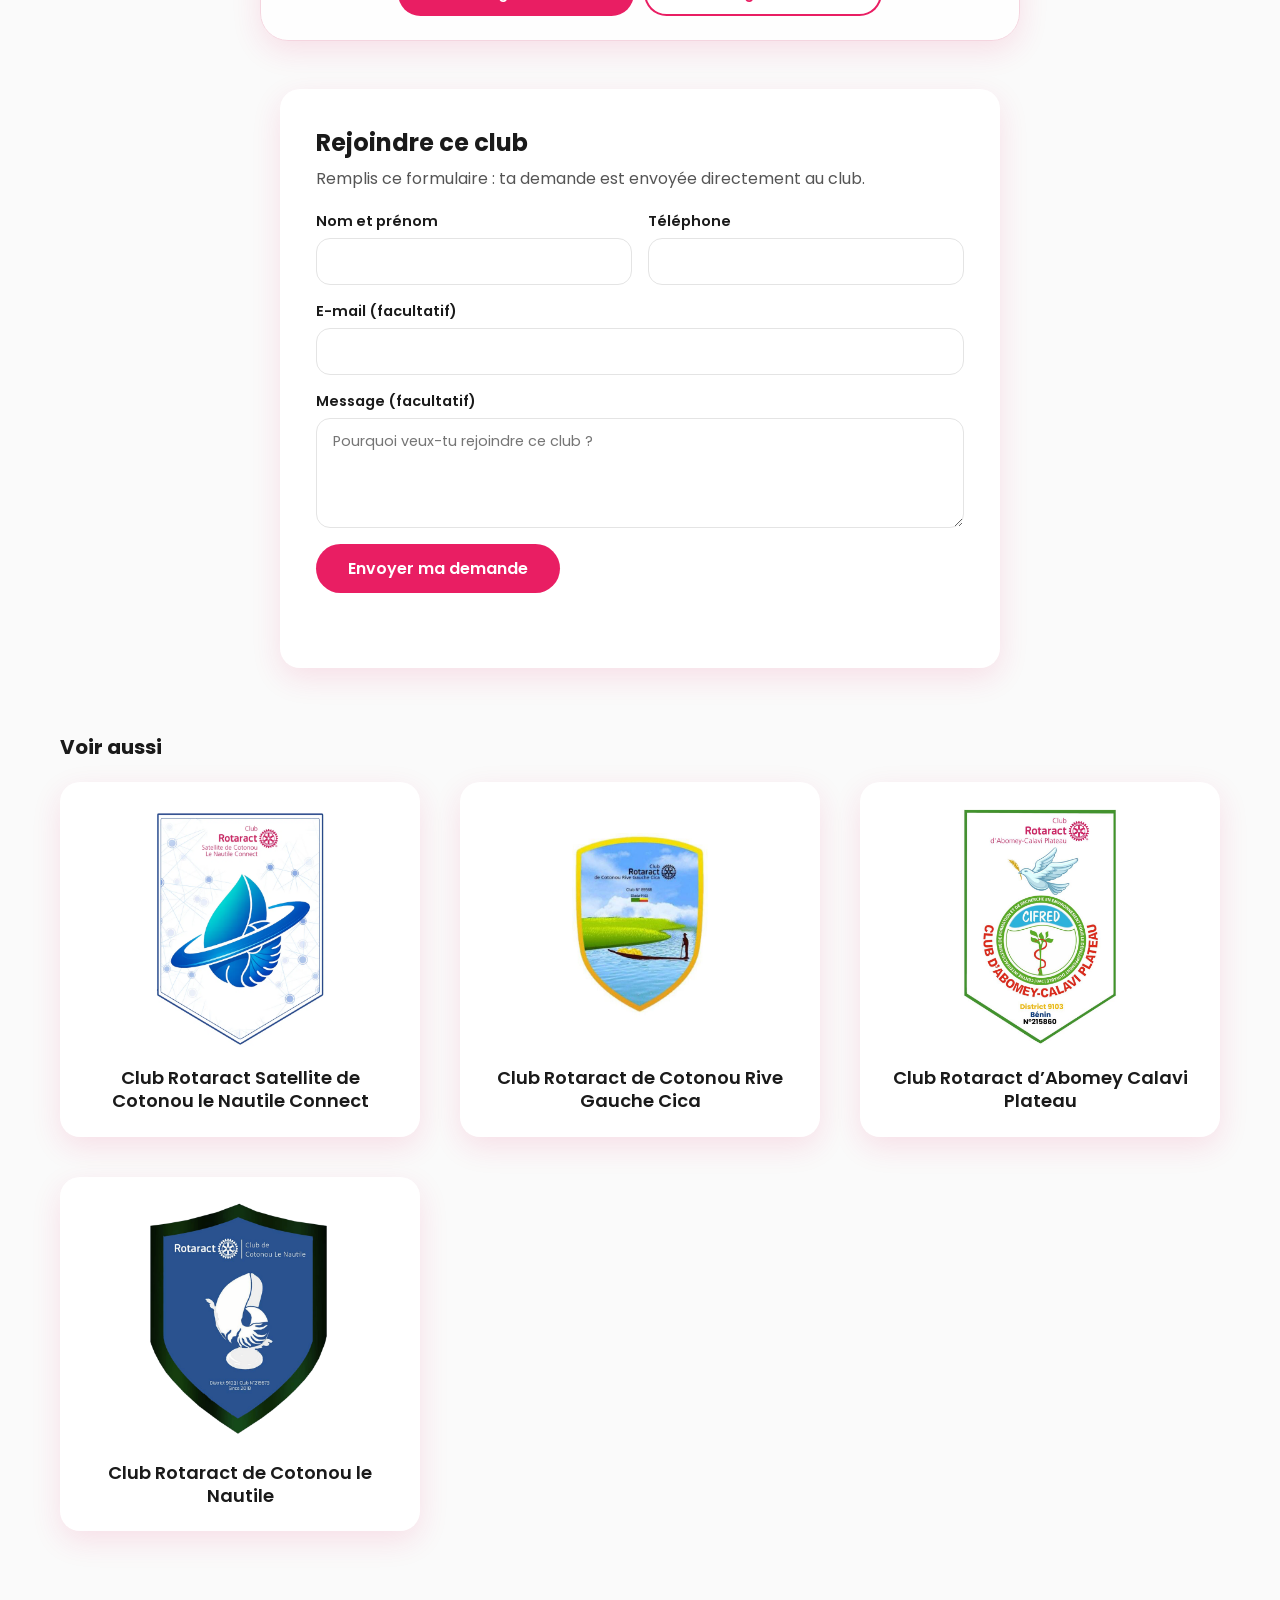
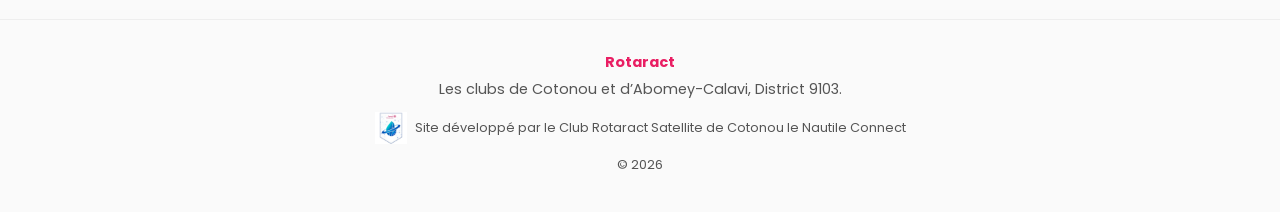
<file: club-cotonou-lagune.html>
<!DOCTYPE html>
<html lang="fr">
<head>
  <meta charset="UTF-8">
  <meta name="viewport" content="width=device-width, initial-scale=1">
  <title>Club Rotaract de Cotonou Lagune · Rotaract, Cotonou</title>
  <meta name="description" content="Un club Rotaract engagé au service de la communauté de Cotonou. Consultez les horaires, le lieu des réunions et les coordonnées.">
  <meta name="robots" content="index,follow">
  <link rel="canonical" href="https://lesclubsrotaract.onrender.com/club-cotonou-lagune.html">
  <meta property="og:type" content="website">
  <meta property="og:locale" content="fr_FR">
  <meta property="og:site_name" content="Les clubs Rotaract de Cotonou et d’Abomey-Calavi">
  <meta property="og:title" content="Club Rotaract de Cotonou Lagune · Rotaract, Cotonou">
  <meta property="og:description" content="Un club Rotaract engagé au service de la communauté de Cotonou. Consultez les horaires, le lieu des réunions et les coordonnées.">
  <meta property="og:url" content="https://lesclubsrotaract.onrender.com/club-cotonou-lagune.html">
  <meta property="og:image" content="https://lesclubsrotaract.onrender.com/seo/cotonou-lagune-social.jpg">
  <meta property="og:image:secure_url" content="https://lesclubsrotaract.onrender.com/seo/cotonou-lagune-social.jpg">
  <meta property="og:image:type" content="image/jpeg">
  <meta property="og:image:width" content="1200">
  <meta property="og:image:height" content="630">
  <meta property="og:image:alt" content="Aperçu du Club Rotaract de Cotonou Lagune">
  <meta name="twitter:card" content="summary_large_image">
  <meta name="twitter:title" content="Club Rotaract de Cotonou Lagune · Rotaract, Cotonou">
  <meta name="twitter:description" content="Un club Rotaract engagé au service de la communauté de Cotonou. Consultez les horaires, le lieu des réunions et les coordonnées.">
  <meta name="twitter:image" content="https://lesclubsrotaract.onrender.com/seo/cotonou-lagune-social.jpg">
  <script type="application/ld+json">{"@context": "https://schema.org", "@type": "Organization", "name": "Club Rotaract de Cotonou Lagune", "url": "https://lesclubsrotaract.onrender.com/club-cotonou-lagune.html", "description": "Un club engagé au service de la communauté de Cotonou, au bord de la lagune.", "image": "https://lesclubsrotaract.onrender.com/seo/cotonou-lagune-social.jpg", "areaServed": {"@type": "City", "name": "Cotonou"}, "address": {"@type": "PostalAddress", "addressLocality": "Cotonou", "addressCountry": "BJ"}, "contactPoint": {"@type": "ContactPoint", "telephone": "+2290167717179", "contactType": "information", "availableLanguage": ["French"]}}</script>
  <link rel="preconnect" href="https://fonts.googleapis.com">
  <link rel="preconnect" href="https://fonts.gstatic.com" crossorigin>
  <link rel="preload" href="https://fonts.googleapis.com/css2?family=Poppins:wght@400;600;700&display=swap" as="style">
  <link href="https://fonts.googleapis.com/css2?family=Poppins:wght@400;600;700&display=swap" rel="stylesheet" media="print" onload="this.media='all'">
  <noscript><link href="https://fonts.googleapis.com/css2?family=Poppins:wght@400;600;700&display=swap" rel="stylesheet"></noscript>
  <link rel="stylesheet" href="style-v2.css">
  <script defer src="data.js"></script>
  <script defer src="club.js"></script>
</head>
<body>
  <header class="entete">
    <div class="entete__in">
      <a class="marque" href="index.html?retour=1">Rotaract</a>
      <nav class="nav" aria-label="Navigation principale">
        <a href="index.html?retour=1">Accueil</a>
        <a href="index.html?retour=1#clubs">Clubs</a>
        <a href="assistant.html">Assistant IA</a>
      </nav>
    </div>
  </header>

  <main class="page">
    <a class="retour" href="index.html?retour=1#clubs">← Tous les clubs</a>

    <article class="fiche" id="fiche">
      <div class="fiche__img"><img id="fiche-image" src="" alt=""></div>
      <div class="fiche__texte">
        <p class="fiche__ville" id="fiche-ville"></p>
        <h1 class="fiche__nom" id="fiche-nom"></h1>
        <p class="fiche__info" id="fiche-info"></p>
        <p class="fiche__desc" id="fiche-desc"></p>
        <div class="pres">
          <img class="pres__photo" id="pres-photo" src="" alt="">
          <div>
            <p class="pres__role">Président(e) du club</p>
            <p class="pres__nom" id="pres-nom"></p>
          </div>
        </div>
        <div class="actions">
          <a class="bouton" href="#rejoindre">Rejoindre ce club</a>
          <button class="bouton bouton--clair" id="inviter-club" type="button">Inviter à rejoindre ce club</button>
          <a class="bouton bouton--clair" href="index.html?retour=1#clubs">Tous les clubs</a>
        </div>
        <p class="invitation-statut" id="invitation-statut" role="status" aria-live="polite"></p>
      </div>
    </article>

    <section class="infos" id="infos" aria-label="Informations pratiques">
      <div class="infos__carte">
        <h2 class="infos__titre">Informations de réunion</h2>
        <dl class="infos__liste">
          <div><dt>Jour</dt><dd id="r-jour"></dd></div>
          <div><dt>Heure</dt><dd id="r-heure"></dd></div>
          <div><dt>Lieu</dt><dd id="r-lieu"></dd></div>
        </dl>
      </div>
      <div class="infos__carte">
        <h2 class="infos__titre">Contacts</h2>
        <dl class="infos__liste">
          <div><dt>WhatsApp</dt><dd id="c-whatsapp"></dd></div>
          <div><dt>Téléphone</dt><dd id="c-tel"></dd></div>
          <div><dt>E-mail</dt><dd id="c-email"></dd></div>
          <div><dt>Facebook</dt><dd id="c-facebook"></dd></div>
        </dl>
      </div>
    </section>

    <section class="qr-club" id="qr-club" aria-labelledby="qr-club-titre">
      <div class="qr-club__intro">
        <p class="qr-club__sur-titre">À partager</p>
        <h2 class="infos__titre" id="qr-club-titre">Le QR code du club</h2>
        <p>Scanne ce code pour ouvrir directement la fiche du club.</p>
      </div>
      <div class="qr-club__contenu">
        <figure class="qr-club__apercu qr-club__apercu--transparent">
          <img id="qr-club-transparent" alt="" width="360" height="360" loading="lazy" decoding="async">
          <figcaption>Fond transparent</figcaption>
        </figure>
        <figure class="qr-club__apercu qr-club__apercu--doux">
          <img id="qr-club-fond" alt="" width="360" height="360" loading="lazy" decoding="async">
          <figcaption>Fond doux</figcaption>
        </figure>
      </div>
      <div class="qr-club__telechargements">
        <a class="bouton" id="qr-club-telecharger-transparent" download>Télécharger sans fond</a>
        <a class="bouton bouton--clair" id="qr-club-telecharger-fond" download>Télécharger avec fond</a>
      </div>
    </section>

    <section class="rejoindre" id="rejoindre" aria-labelledby="rejoindre-titre">
      <h2 class="rejoindre__titre" id="rejoindre-titre">Rejoindre ce club</h2>
      <p class="rejoindre__intro">Remplis ce formulaire : ta demande est envoyée directement au club.</p>
      <form id="form-rejoindre">
        <div class="form__ligne">
          <label class="form__champ">Nom et prénom
            <input name="nom" type="text" required autocomplete="name">
          </label>
          <label class="form__champ">Téléphone
            <input name="tel" type="tel" required autocomplete="tel">
          </label>
        </div>
        <label class="form__champ">E-mail (facultatif)
          <input name="email" type="email" autocomplete="email">
        </label>
        <label class="form__champ">Message (facultatif)
          <textarea name="message" rows="4" placeholder="Pourquoi veux-tu rejoindre ce club ?"></textarea>
        </label>
        <button type="submit" class="bouton">Envoyer ma demande</button>
        <p class="form__statut" id="form-statut" aria-live="polite"></p>
      </form>
    </section>

    <section id="introuvable" hidden>
      <h1 class="fiche__nom">Club introuvable</h1>
      <p class="fiche__desc">Ce club n’existe pas ou le lien est incorrect.</p>
      <a class="bouton" href="index.html?retour=1#clubs">Voir tous les clubs</a>
    </section>

    <section id="autres" class="autres" hidden>
      <h2 class="autres__titre">Voir aussi</h2>
      <ul class="grille" id="grille"></ul>
    </section>
  </main>

  <footer class="pied">
    <p class="pied__titre">Rotaract</p>
    <p>Les clubs de Cotonou et d’Abomey-Calavi, District 9103.</p>
    <p class="pied__signature">
      <img src="fanion-nautile-connect.webp" alt="" loading="lazy" decoding="async">
      <span>Site développé par le Club Rotaract Satellite de Cotonou le Nautile Connect</span>
    </p>
    <p class="pied__copy">© 2026</p>
  </footer>

</body>
</html>
</file>
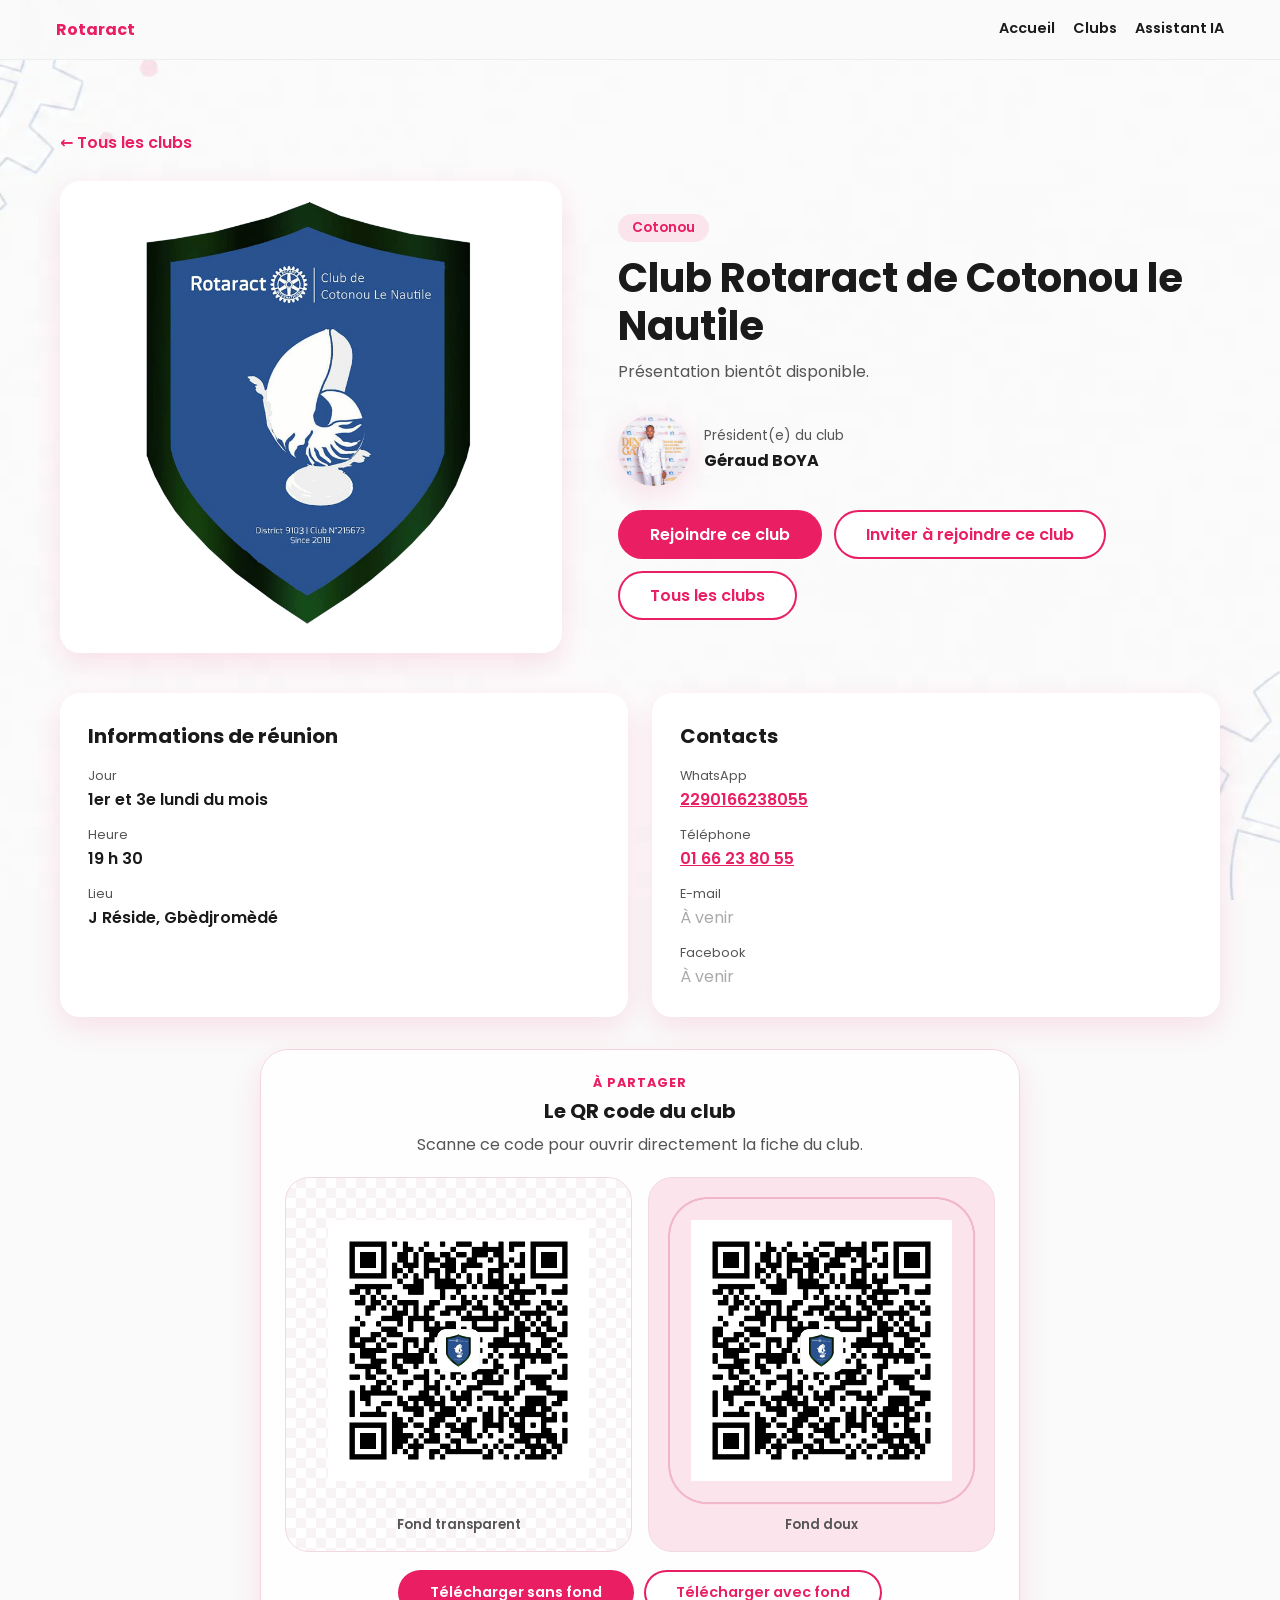
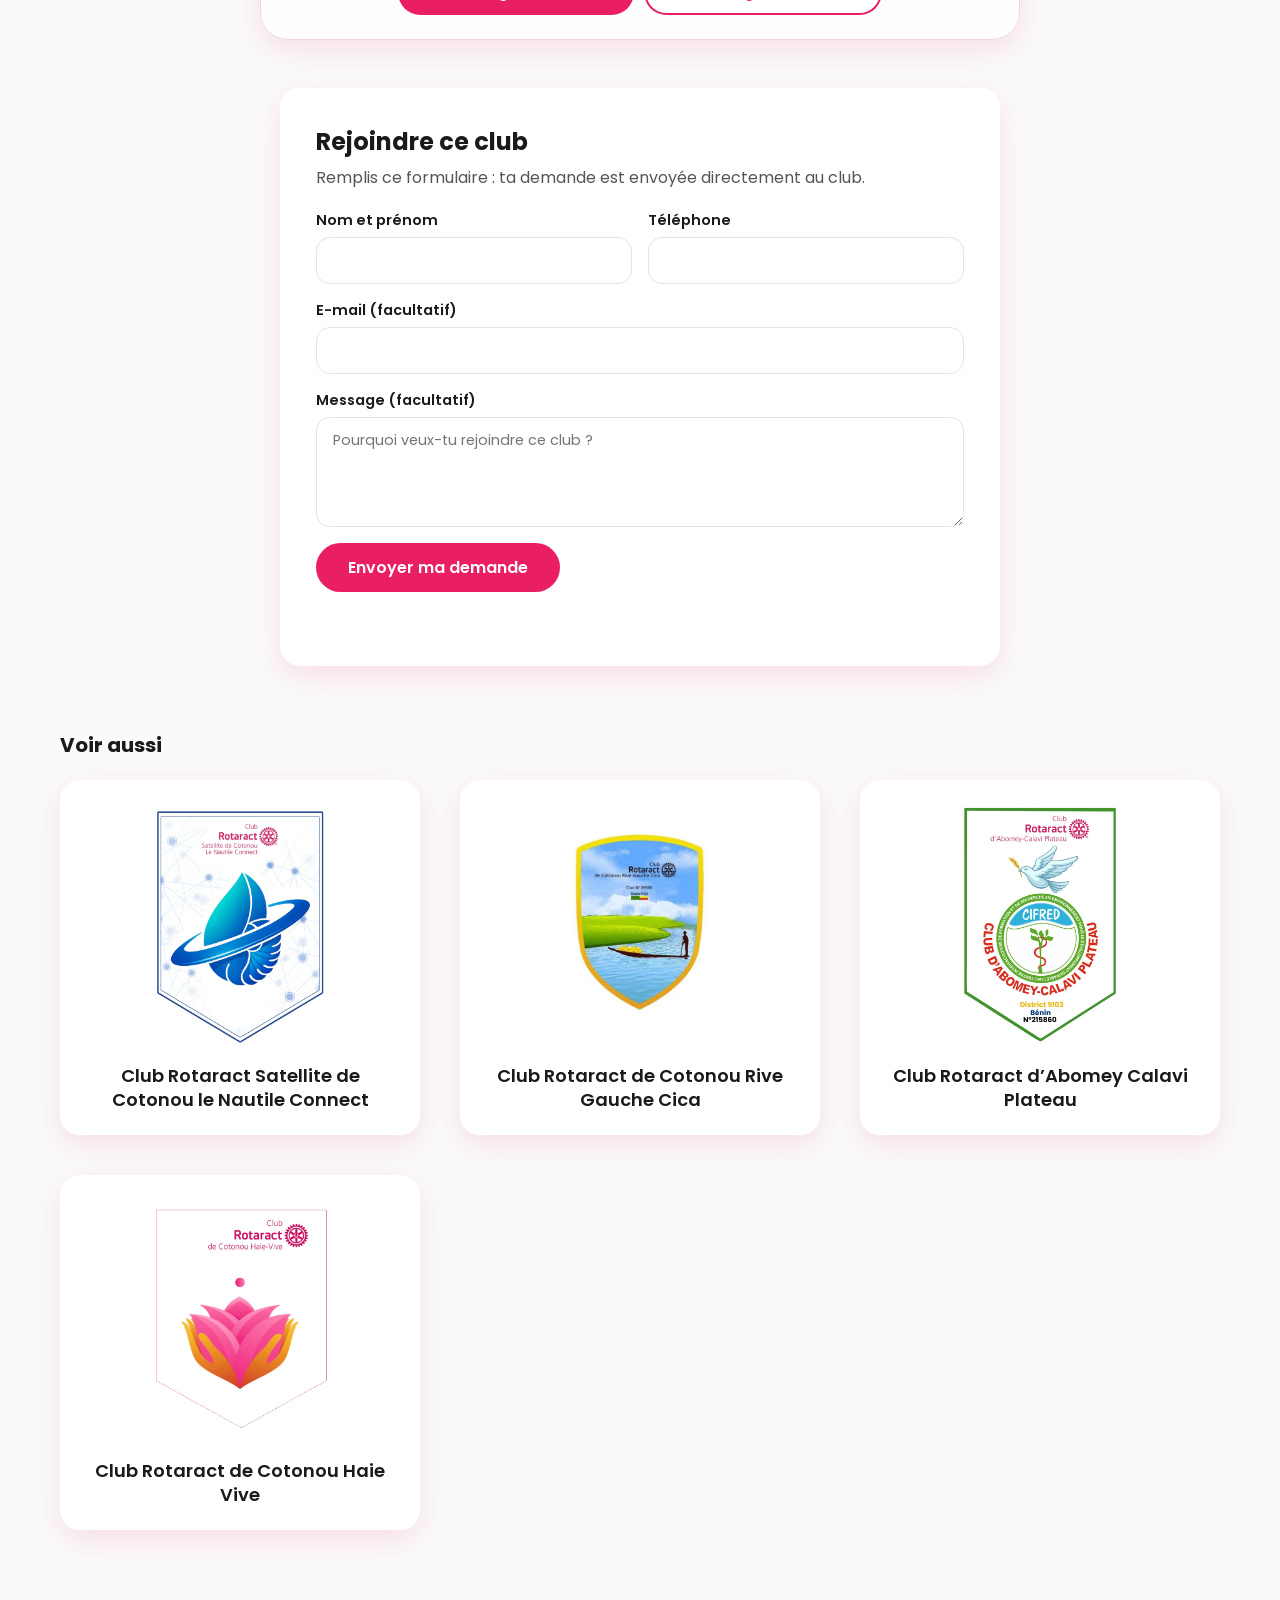
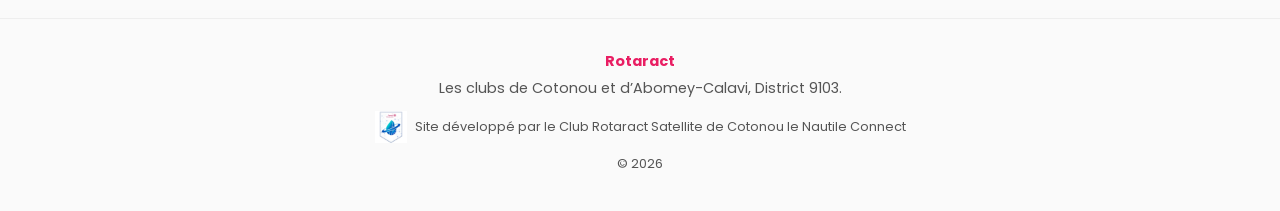
<file: club-cotonou-nautile.html>
<!DOCTYPE html>
<html lang="fr">
<head>
  <meta charset="UTF-8">
  <meta name="viewport" content="width=device-width, initial-scale=1">
  <title>Club Rotaract de Cotonou le Nautile · Rotaract, Cotonou</title>
  <meta name="description" content="Le Club Rotaract de Cotonou le Nautile se réunit les 1er et 3e lundis à 19 h 30 à J Réside, Gbèdjromèdé. Contact : 01 66 23 80 55.">
  <meta name="robots" content="index,follow">
  <link rel="canonical" href="https://lesclubsrotaract.onrender.com/club-cotonou-nautile.html">
  <meta property="og:type" content="website">
  <meta property="og:locale" content="fr_FR">
  <meta property="og:site_name" content="Les clubs Rotaract de Cotonou et d’Abomey-Calavi">
  <meta property="og:title" content="Club Rotaract de Cotonou le Nautile · Rotaract, Cotonou">
  <meta property="og:description" content="Le Club Rotaract de Cotonou le Nautile se réunit les 1er et 3e lundis à 19 h 30 à J Réside, Gbèdjromèdé. Contact : 01 66 23 80 55.">
  <meta property="og:url" content="https://lesclubsrotaract.onrender.com/club-cotonou-nautile.html">
  <meta property="og:image" content="https://lesclubsrotaract.onrender.com/seo/cotonou-nautile-social.jpg">
  <meta property="og:image:secure_url" content="https://lesclubsrotaract.onrender.com/seo/cotonou-nautile-social.jpg">
  <meta property="og:image:type" content="image/jpeg">
  <meta property="og:image:width" content="1200">
  <meta property="og:image:height" content="630">
  <meta property="og:image:alt" content="Aperçu du Club Rotaract de Cotonou le Nautile">
  <meta name="twitter:card" content="summary_large_image">
  <meta name="twitter:title" content="Club Rotaract de Cotonou le Nautile · Rotaract, Cotonou">
  <meta name="twitter:description" content="Le Club Rotaract de Cotonou le Nautile se réunit les 1er et 3e lundis à 19 h 30 à J Réside, Gbèdjromèdé. Contact : 01 66 23 80 55.">
  <meta name="twitter:image" content="https://lesclubsrotaract.onrender.com/seo/cotonou-nautile-social.jpg">
  <script type="application/ld+json">{"@context": "https://schema.org", "@type": "Organization", "name": "Club Rotaract de Cotonou le Nautile", "url": "https://lesclubsrotaract.onrender.com/club-cotonou-nautile.html", "description": "Réunions les 1er et 3e lundis du mois à 19 h 30 à J Réside, Gbèdjromèdé.", "image": "https://lesclubsrotaract.onrender.com/seo/cotonou-nautile-social.jpg", "telephone": "+2290166238055", "areaServed": {"@type": "City", "name": "Cotonou"}, "address": {"@type": "PostalAddress", "addressLocality": "Cotonou", "addressCountry": "BJ"}, "contactPoint": {"@type": "ContactPoint", "telephone": "+2290166238055", "contactType": "information", "availableLanguage": ["French"]}}</script>
  <link rel="preconnect" href="https://fonts.googleapis.com">
  <link rel="preconnect" href="https://fonts.gstatic.com" crossorigin>
  <link rel="preload" href="https://fonts.googleapis.com/css2?family=Poppins:wght@400;600;700&display=swap" as="style">
  <link href="https://fonts.googleapis.com/css2?family=Poppins:wght@400;600;700&display=swap" rel="stylesheet" media="print" onload="this.media='all'">
  <noscript><link href="https://fonts.googleapis.com/css2?family=Poppins:wght@400;600;700&display=swap" rel="stylesheet"></noscript>
  <link rel="stylesheet" href="style-v2.css">
  <script defer src="data.js"></script>
  <script defer src="club.js"></script>
</head>
<body>
  <header class="entete">
    <div class="entete__in">
      <a class="marque" href="index.html?retour=1">Rotaract</a>
      <nav class="nav" aria-label="Navigation principale">
        <a href="index.html?retour=1">Accueil</a>
        <a href="index.html?retour=1#clubs">Clubs</a>
        <a href="assistant.html">Assistant IA</a>
      </nav>
    </div>
  </header>

  <main class="page">
    <a class="retour" href="index.html?retour=1#clubs">← Tous les clubs</a>

    <article class="fiche" id="fiche">
      <div class="fiche__img"><img id="fiche-image" src="" alt=""></div>
      <div class="fiche__texte">
        <p class="fiche__ville" id="fiche-ville"></p>
        <h1 class="fiche__nom" id="fiche-nom"></h1>
        <p class="fiche__info" id="fiche-info"></p>
        <p class="fiche__desc" id="fiche-desc"></p>
        <div class="pres">
          <img class="pres__photo" id="pres-photo" src="" alt="">
          <div>
            <p class="pres__role">Président(e) du club</p>
            <p class="pres__nom" id="pres-nom"></p>
          </div>
        </div>
        <div class="actions">
          <a class="bouton" href="#rejoindre">Rejoindre ce club</a>
          <button class="bouton bouton--clair" id="inviter-club" type="button">Inviter à rejoindre ce club</button>
          <a class="bouton bouton--clair" href="index.html?retour=1#clubs">Tous les clubs</a>
        </div>
        <p class="invitation-statut" id="invitation-statut" role="status" aria-live="polite"></p>
      </div>
    </article>

    <section class="infos" id="infos" aria-label="Informations pratiques">
      <div class="infos__carte">
        <h2 class="infos__titre">Informations de réunion</h2>
        <dl class="infos__liste">
          <div><dt>Jour</dt><dd id="r-jour"></dd></div>
          <div><dt>Heure</dt><dd id="r-heure"></dd></div>
          <div><dt>Lieu</dt><dd id="r-lieu"></dd></div>
        </dl>
      </div>
      <div class="infos__carte">
        <h2 class="infos__titre">Contacts</h2>
        <dl class="infos__liste">
          <div><dt>WhatsApp</dt><dd id="c-whatsapp"></dd></div>
          <div><dt>Téléphone</dt><dd id="c-tel"></dd></div>
          <div><dt>E-mail</dt><dd id="c-email"></dd></div>
          <div><dt>Facebook</dt><dd id="c-facebook"></dd></div>
        </dl>
      </div>
    </section>

    <section class="qr-club" id="qr-club" aria-labelledby="qr-club-titre">
      <div class="qr-club__intro">
        <p class="qr-club__sur-titre">À partager</p>
        <h2 class="infos__titre" id="qr-club-titre">Le QR code du club</h2>
        <p>Scanne ce code pour ouvrir directement la fiche du club.</p>
      </div>
      <div class="qr-club__contenu">
        <figure class="qr-club__apercu qr-club__apercu--transparent">
          <img id="qr-club-transparent" alt="" width="360" height="360" loading="lazy" decoding="async">
          <figcaption>Fond transparent</figcaption>
        </figure>
        <figure class="qr-club__apercu qr-club__apercu--doux">
          <img id="qr-club-fond" alt="" width="360" height="360" loading="lazy" decoding="async">
          <figcaption>Fond doux</figcaption>
        </figure>
      </div>
      <div class="qr-club__telechargements">
        <a class="bouton" id="qr-club-telecharger-transparent" download>Télécharger sans fond</a>
        <a class="bouton bouton--clair" id="qr-club-telecharger-fond" download>Télécharger avec fond</a>
      </div>
    </section>

    <section class="rejoindre" id="rejoindre" aria-labelledby="rejoindre-titre">
      <h2 class="rejoindre__titre" id="rejoindre-titre">Rejoindre ce club</h2>
      <p class="rejoindre__intro">Remplis ce formulaire : ta demande est envoyée directement au club.</p>
      <form id="form-rejoindre">
        <div class="form__ligne">
          <label class="form__champ">Nom et prénom
            <input name="nom" type="text" required autocomplete="name">
          </label>
          <label class="form__champ">Téléphone
            <input name="tel" type="tel" required autocomplete="tel">
          </label>
        </div>
        <label class="form__champ">E-mail (facultatif)
          <input name="email" type="email" autocomplete="email">
        </label>
        <label class="form__champ">Message (facultatif)
          <textarea name="message" rows="4" placeholder="Pourquoi veux-tu rejoindre ce club ?"></textarea>
        </label>
        <button type="submit" class="bouton">Envoyer ma demande</button>
        <p class="form__statut" id="form-statut" aria-live="polite"></p>
      </form>
    </section>

    <section id="introuvable" hidden>
      <h1 class="fiche__nom">Club introuvable</h1>
      <p class="fiche__desc">Ce club n’existe pas ou le lien est incorrect.</p>
      <a class="bouton" href="index.html?retour=1#clubs">Voir tous les clubs</a>
    </section>

    <section id="autres" class="autres" hidden>
      <h2 class="autres__titre">Voir aussi</h2>
      <ul class="grille" id="grille"></ul>
    </section>
  </main>

  <footer class="pied">
    <p class="pied__titre">Rotaract</p>
    <p>Les clubs de Cotonou et d’Abomey-Calavi, District 9103.</p>
    <p class="pied__signature">
      <img src="fanion-nautile-connect.webp" alt="" loading="lazy" decoding="async">
      <span>Site développé par le Club Rotaract Satellite de Cotonou le Nautile Connect</span>
    </p>
    <p class="pied__copy">© 2026</p>
  </footer>

</body>
</html>
</file>
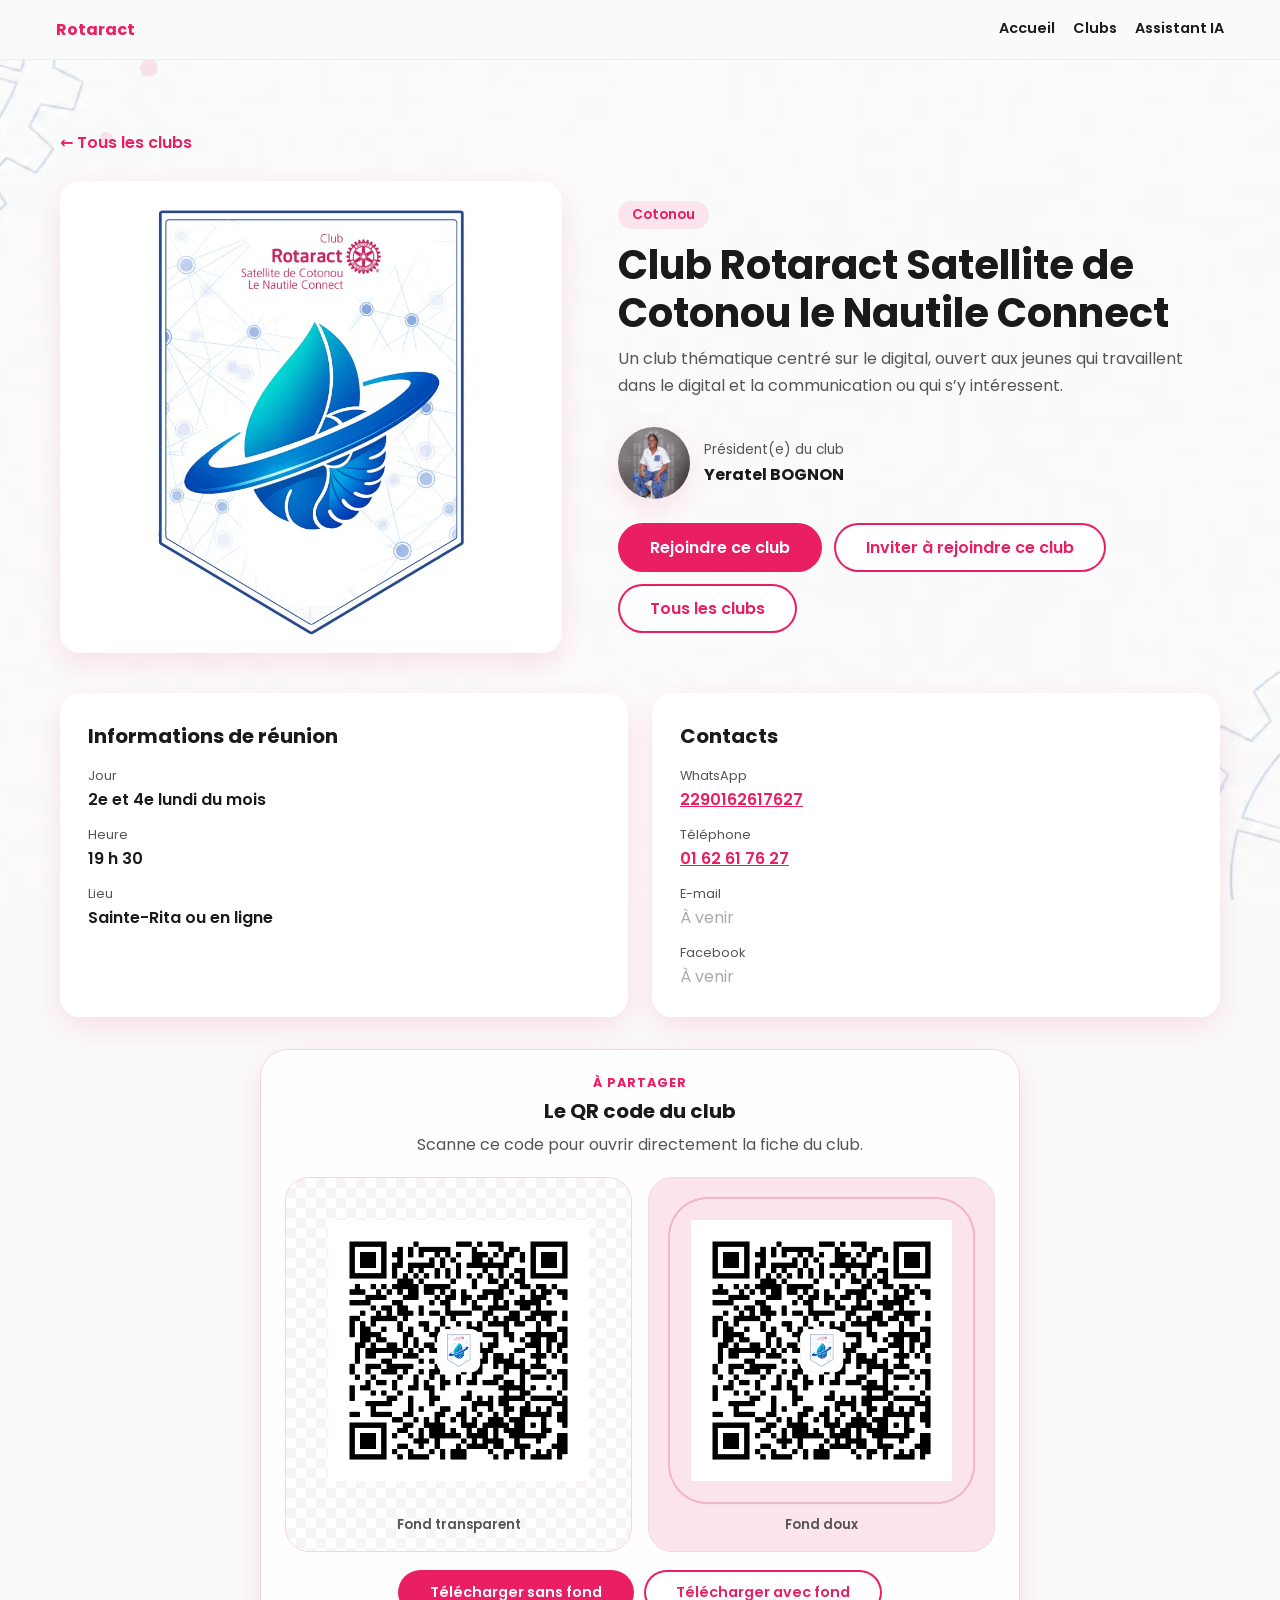
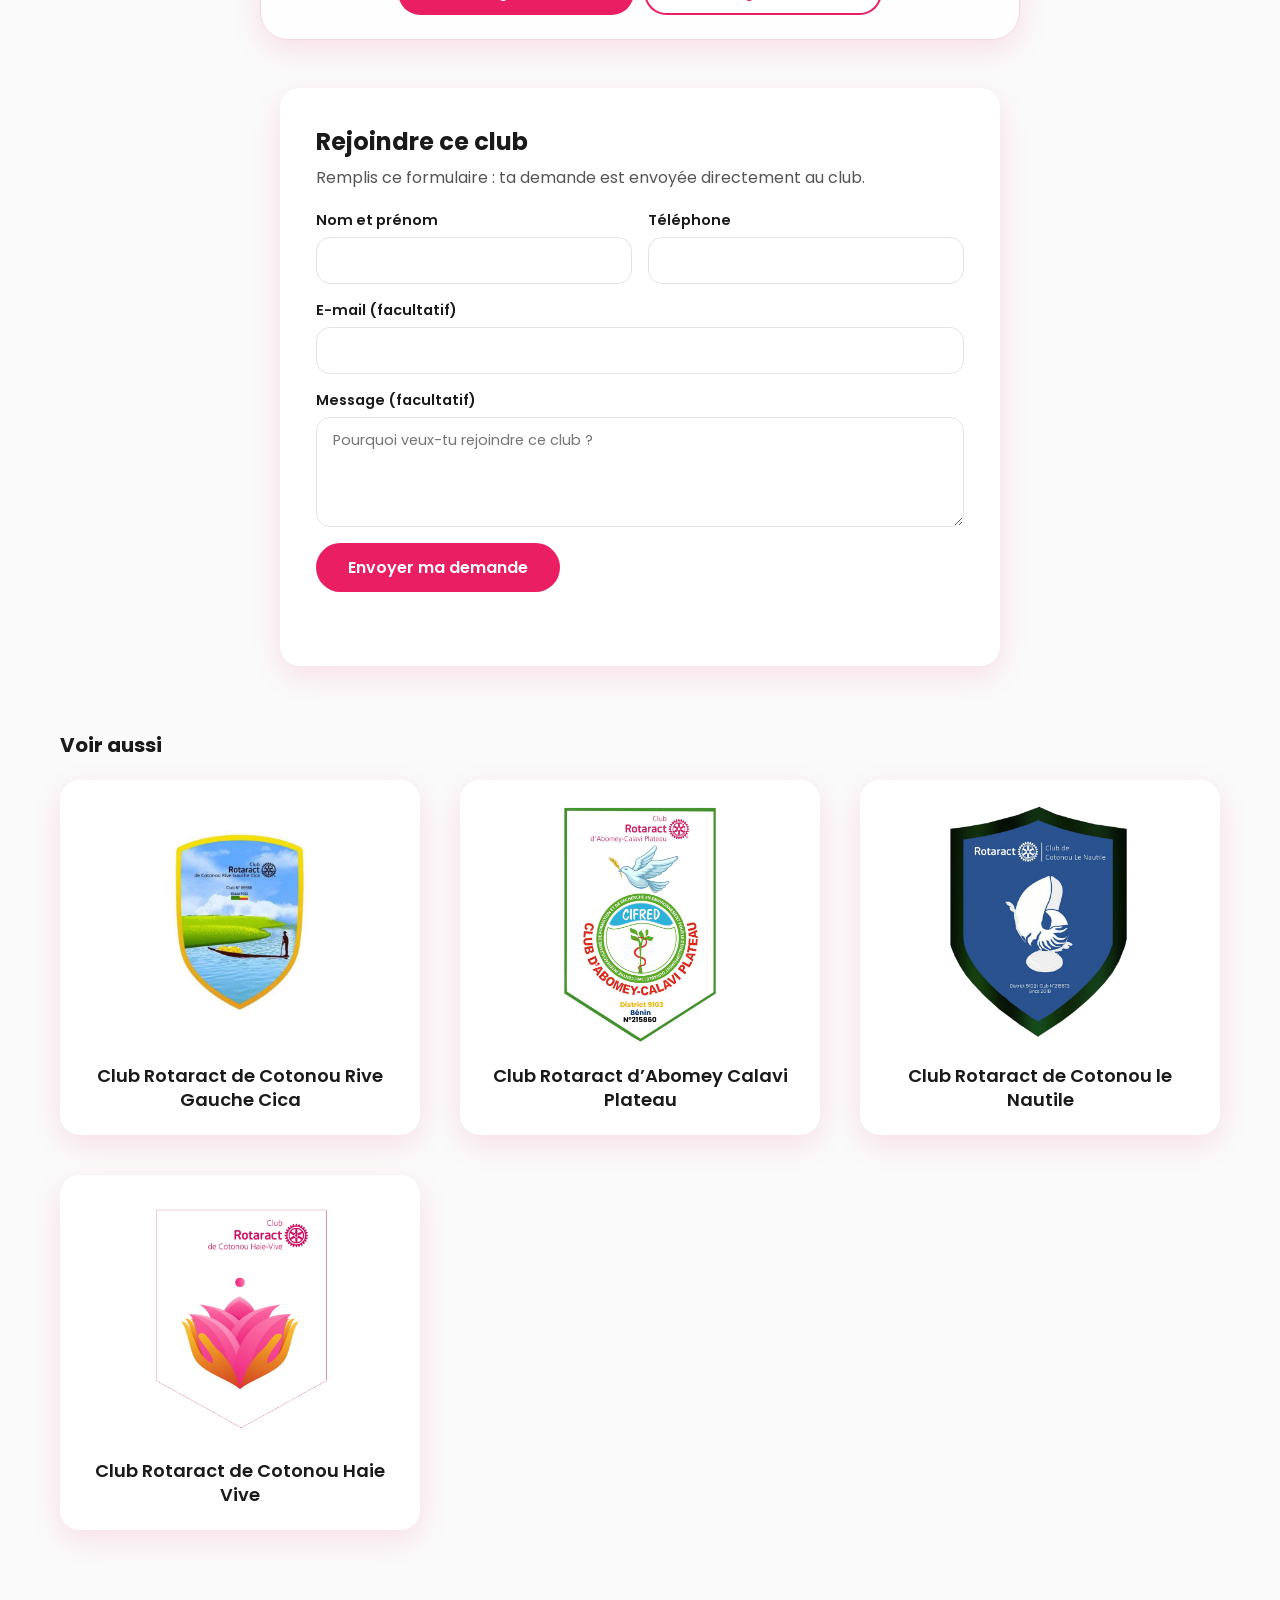
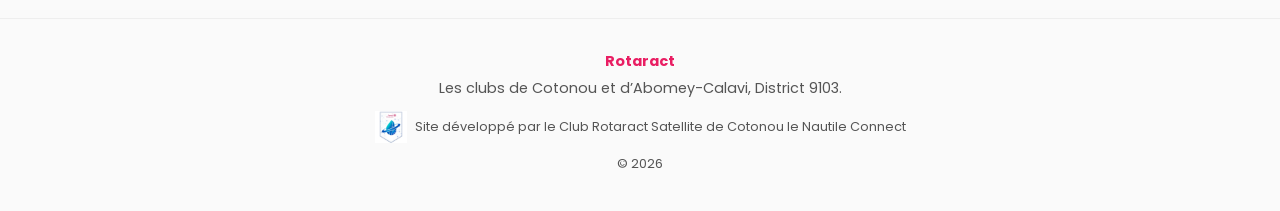
<file: club-nautile-connect.html>
<!DOCTYPE html>
<html lang="fr">
<head>
  <meta charset="UTF-8">
  <meta name="viewport" content="width=device-width, initial-scale=1">
  <title>Club Rotaract Satellite de Cotonou le Nautile Connect · Rotaract, Cotonou</title>
  <meta name="description" content="Un club Rotaract thématique à Cotonou, tourné vers le digital et la communication. Découvrez ses réunions, ses actions et comment rejoindre le Nautile Connect.">
  <meta name="robots" content="index,follow">
  <link rel="canonical" href="https://lesclubsrotaract.onrender.com/club-nautile-connect.html">
  <meta property="og:type" content="website">
  <meta property="og:locale" content="fr_FR">
  <meta property="og:site_name" content="Les clubs Rotaract de Cotonou et d’Abomey-Calavi">
  <meta property="og:title" content="Club Rotaract Satellite de Cotonou le Nautile Connect · Rotaract, Cotonou">
  <meta property="og:description" content="Un club Rotaract thématique à Cotonou, tourné vers le digital et la communication. Découvrez ses réunions, ses actions et comment rejoindre le Nautile Connect.">
  <meta property="og:url" content="https://lesclubsrotaract.onrender.com/club-nautile-connect.html">
  <meta property="og:image" content="https://lesclubsrotaract.onrender.com/seo/nautile-connect-social.jpg">
  <meta property="og:image:secure_url" content="https://lesclubsrotaract.onrender.com/seo/nautile-connect-social.jpg">
  <meta property="og:image:type" content="image/jpeg">
  <meta property="og:image:width" content="1200">
  <meta property="og:image:height" content="630">
  <meta property="og:image:alt" content="Aperçu du Club Rotaract Satellite de Cotonou le Nautile Connect">
  <meta name="twitter:card" content="summary_large_image">
  <meta name="twitter:title" content="Club Rotaract Satellite de Cotonou le Nautile Connect · Rotaract, Cotonou">
  <meta name="twitter:description" content="Un club Rotaract thématique à Cotonou, tourné vers le digital et la communication. Découvrez ses réunions, ses actions et comment rejoindre le Nautile Connect.">
  <meta name="twitter:image" content="https://lesclubsrotaract.onrender.com/seo/nautile-connect-social.jpg">
  <script type="application/ld+json">{"@context": "https://schema.org", "@type": "Organization", "name": "Club Rotaract Satellite de Cotonou le Nautile Connect", "url": "https://lesclubsrotaract.onrender.com/club-nautile-connect.html", "description": "Un club thématique centré sur le digital et la communication, ouvert aux jeunes qui s’y intéressent.", "image": "https://lesclubsrotaract.onrender.com/seo/nautile-connect-social.jpg", "areaServed": {"@type": "City", "name": "Cotonou"}, "address": {"@type": "PostalAddress", "addressLocality": "Cotonou", "addressCountry": "BJ"}, "contactPoint": {"@type": "ContactPoint", "telephone": "+2290162617627", "contactType": "information", "availableLanguage": ["French"]}}</script>
  <link rel="preconnect" href="https://fonts.googleapis.com">
  <link rel="preconnect" href="https://fonts.gstatic.com" crossorigin>
  <link rel="preload" href="https://fonts.googleapis.com/css2?family=Poppins:wght@400;600;700&display=swap" as="style">
  <link href="https://fonts.googleapis.com/css2?family=Poppins:wght@400;600;700&display=swap" rel="stylesheet" media="print" onload="this.media='all'">
  <noscript><link href="https://fonts.googleapis.com/css2?family=Poppins:wght@400;600;700&display=swap" rel="stylesheet"></noscript>
  <link rel="stylesheet" href="style-v2.css">
  <script defer src="data.js"></script>
  <script defer src="club.js"></script>
</head>
<body>
  <header class="entete">
    <div class="entete__in">
      <a class="marque" href="index.html?retour=1">Rotaract</a>
      <nav class="nav" aria-label="Navigation principale">
        <a href="index.html?retour=1">Accueil</a>
        <a href="index.html?retour=1#clubs">Clubs</a>
        <a href="assistant.html">Assistant IA</a>
      </nav>
    </div>
  </header>

  <main class="page">
    <a class="retour" href="index.html?retour=1#clubs">← Tous les clubs</a>

    <article class="fiche" id="fiche">
      <div class="fiche__img"><img id="fiche-image" src="" alt=""></div>
      <div class="fiche__texte">
        <p class="fiche__ville" id="fiche-ville"></p>
        <h1 class="fiche__nom" id="fiche-nom"></h1>
        <p class="fiche__info" id="fiche-info"></p>
        <p class="fiche__desc" id="fiche-desc"></p>
        <div class="pres">
          <img class="pres__photo" id="pres-photo" src="" alt="">
          <div>
            <p class="pres__role">Président(e) du club</p>
            <p class="pres__nom" id="pres-nom"></p>
          </div>
        </div>
        <div class="actions">
          <a class="bouton" href="#rejoindre">Rejoindre ce club</a>
          <button class="bouton bouton--clair" id="inviter-club" type="button">Inviter à rejoindre ce club</button>
          <a class="bouton bouton--clair" href="index.html?retour=1#clubs">Tous les clubs</a>
        </div>
        <p class="invitation-statut" id="invitation-statut" role="status" aria-live="polite"></p>
      </div>
    </article>

    <section class="infos" id="infos" aria-label="Informations pratiques">
      <div class="infos__carte">
        <h2 class="infos__titre">Informations de réunion</h2>
        <dl class="infos__liste">
          <div><dt>Jour</dt><dd id="r-jour"></dd></div>
          <div><dt>Heure</dt><dd id="r-heure"></dd></div>
          <div><dt>Lieu</dt><dd id="r-lieu"></dd></div>
        </dl>
      </div>
      <div class="infos__carte">
        <h2 class="infos__titre">Contacts</h2>
        <dl class="infos__liste">
          <div><dt>WhatsApp</dt><dd id="c-whatsapp"></dd></div>
          <div><dt>Téléphone</dt><dd id="c-tel"></dd></div>
          <div><dt>E-mail</dt><dd id="c-email"></dd></div>
          <div><dt>Facebook</dt><dd id="c-facebook"></dd></div>
        </dl>
      </div>
    </section>

    <section class="qr-club" id="qr-club" aria-labelledby="qr-club-titre">
      <div class="qr-club__intro">
        <p class="qr-club__sur-titre">À partager</p>
        <h2 class="infos__titre" id="qr-club-titre">Le QR code du club</h2>
        <p>Scanne ce code pour ouvrir directement la fiche du club.</p>
      </div>
      <div class="qr-club__contenu">
        <figure class="qr-club__apercu qr-club__apercu--transparent">
          <img id="qr-club-transparent" alt="" width="360" height="360" loading="lazy" decoding="async">
          <figcaption>Fond transparent</figcaption>
        </figure>
        <figure class="qr-club__apercu qr-club__apercu--doux">
          <img id="qr-club-fond" alt="" width="360" height="360" loading="lazy" decoding="async">
          <figcaption>Fond doux</figcaption>
        </figure>
      </div>
      <div class="qr-club__telechargements">
        <a class="bouton" id="qr-club-telecharger-transparent" download>Télécharger sans fond</a>
        <a class="bouton bouton--clair" id="qr-club-telecharger-fond" download>Télécharger avec fond</a>
      </div>
    </section>

    <section class="rejoindre" id="rejoindre" aria-labelledby="rejoindre-titre">
      <h2 class="rejoindre__titre" id="rejoindre-titre">Rejoindre ce club</h2>
      <p class="rejoindre__intro">Remplis ce formulaire : ta demande est envoyée directement au club.</p>
      <form id="form-rejoindre">
        <div class="form__ligne">
          <label class="form__champ">Nom et prénom
            <input name="nom" type="text" required autocomplete="name">
          </label>
          <label class="form__champ">Téléphone
            <input name="tel" type="tel" required autocomplete="tel">
          </label>
        </div>
        <label class="form__champ">E-mail (facultatif)
          <input name="email" type="email" autocomplete="email">
        </label>
        <label class="form__champ">Message (facultatif)
          <textarea name="message" rows="4" placeholder="Pourquoi veux-tu rejoindre ce club ?"></textarea>
        </label>
        <button type="submit" class="bouton">Envoyer ma demande</button>
        <p class="form__statut" id="form-statut" aria-live="polite"></p>
      </form>
    </section>

    <section id="introuvable" hidden>
      <h1 class="fiche__nom">Club introuvable</h1>
      <p class="fiche__desc">Ce club n’existe pas ou le lien est incorrect.</p>
      <a class="bouton" href="index.html?retour=1#clubs">Voir tous les clubs</a>
    </section>

    <section id="autres" class="autres" hidden>
      <h2 class="autres__titre">Voir aussi</h2>
      <ul class="grille" id="grille"></ul>
    </section>
  </main>

  <footer class="pied">
    <p class="pied__titre">Rotaract</p>
    <p>Les clubs de Cotonou et d’Abomey-Calavi, District 9103.</p>
    <p class="pied__signature">
      <img src="fanion-nautile-connect.webp" alt="" loading="lazy" decoding="async">
      <span>Site développé par le Club Rotaract Satellite de Cotonou le Nautile Connect</span>
    </p>
    <p class="pied__copy">© 2026</p>
  </footer>

</body>
</html>
</file>
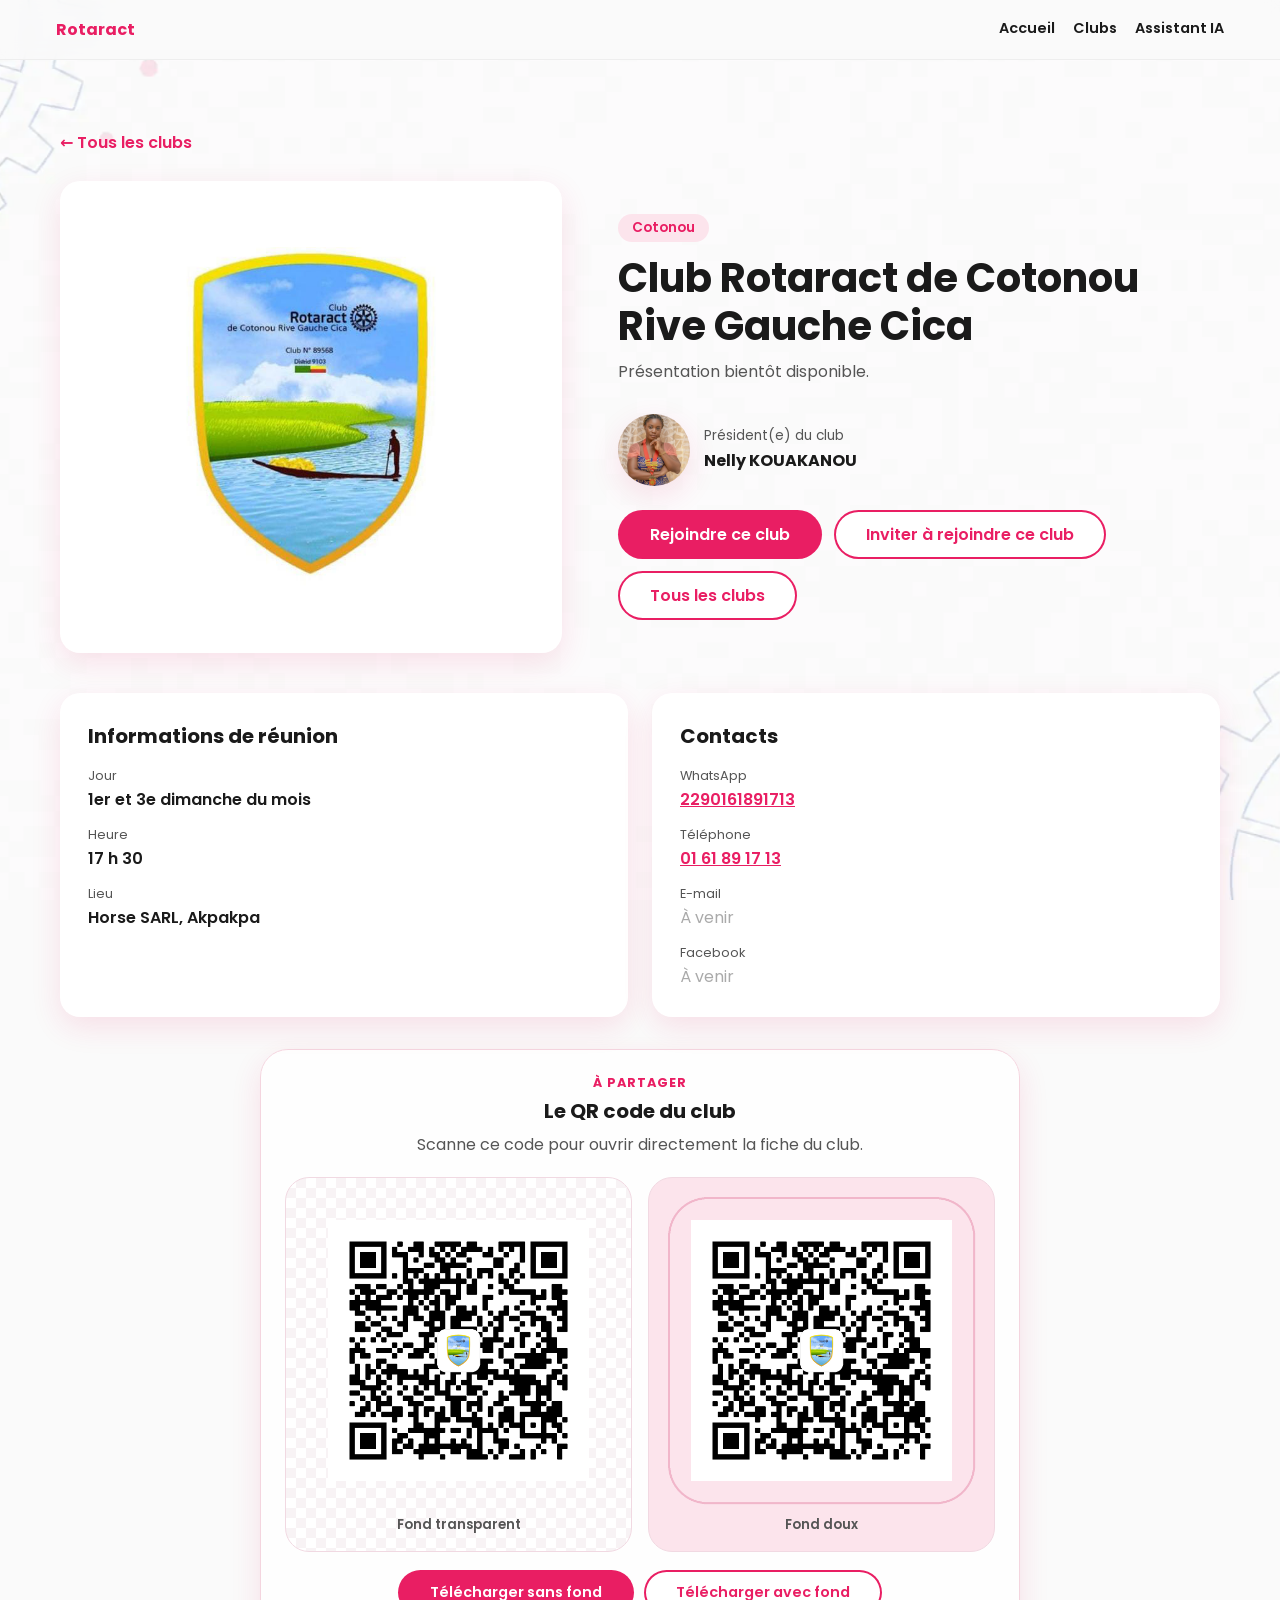
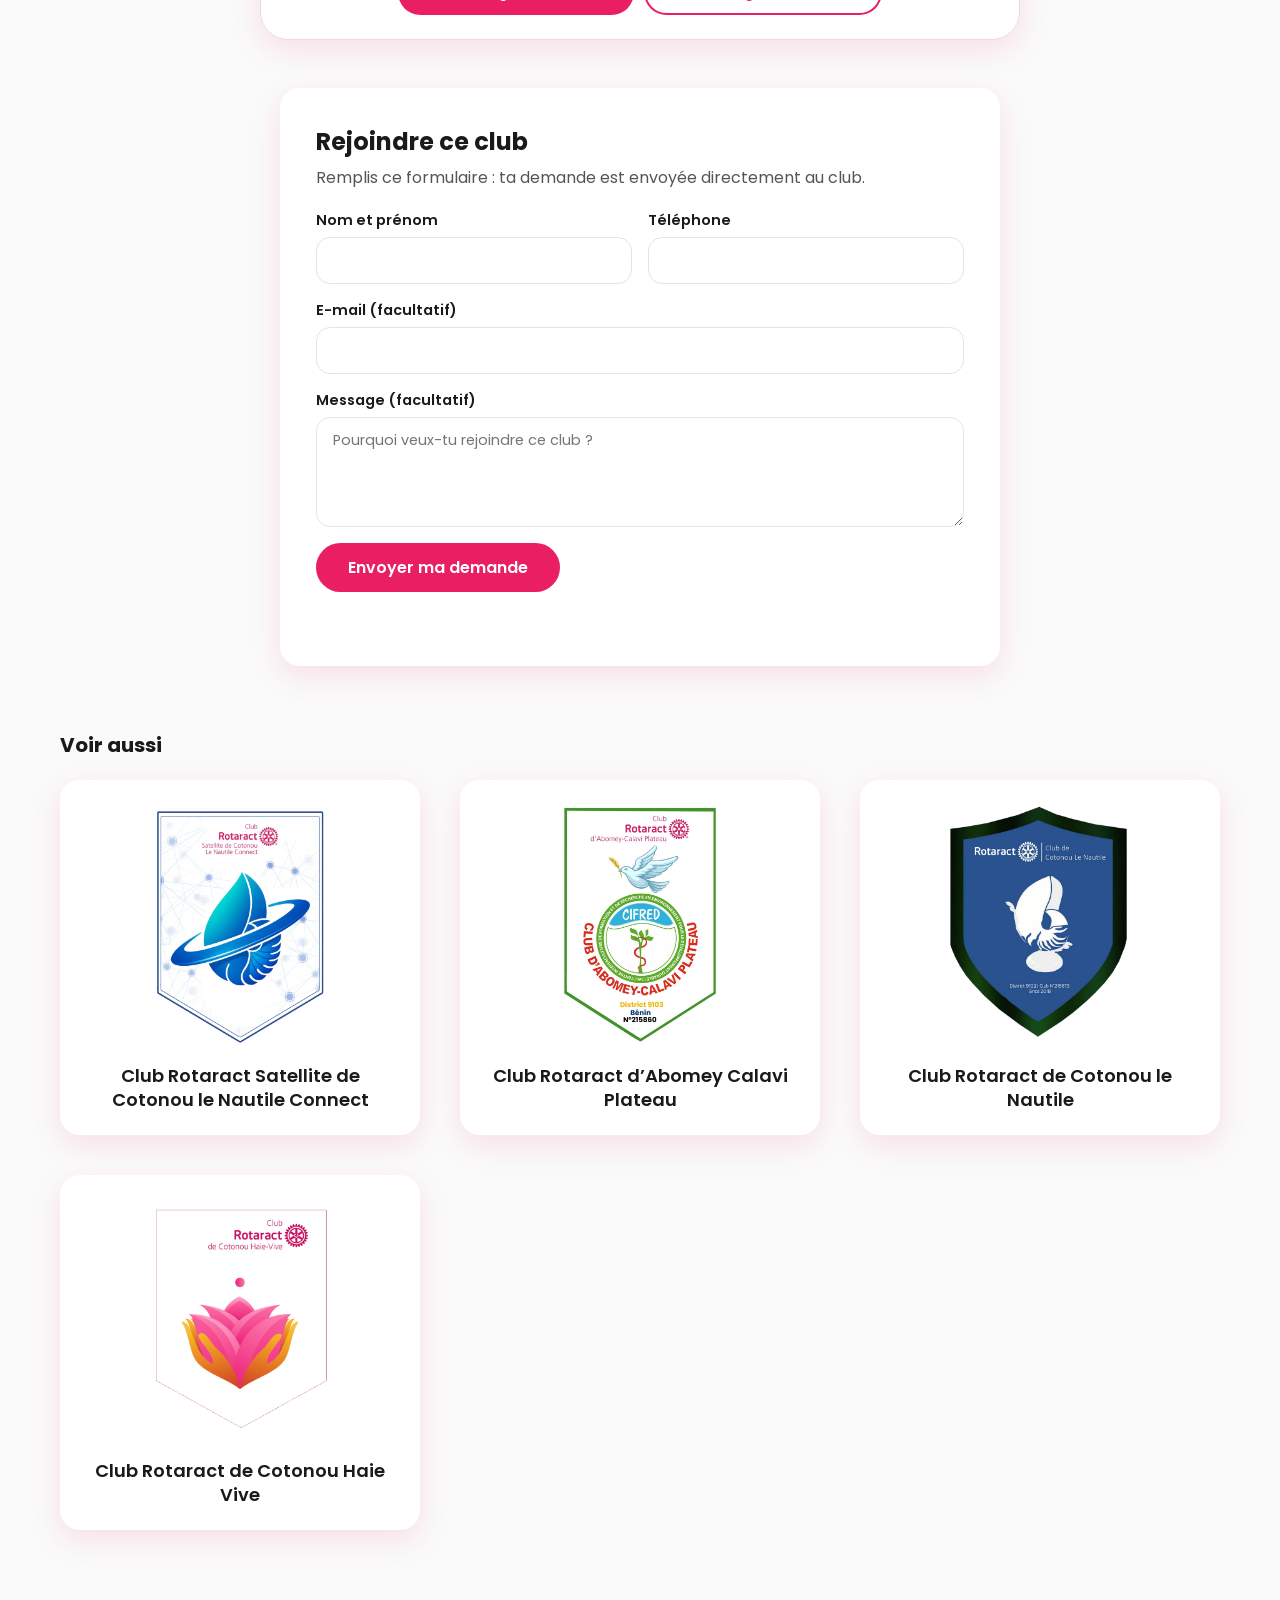
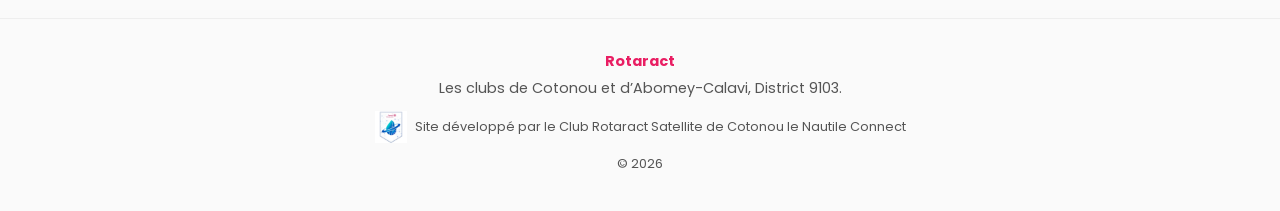
<file: club-rive-gauche-cica.html>
<!DOCTYPE html>
<html lang="fr">
<head>
  <meta charset="UTF-8">
  <meta name="viewport" content="width=device-width, initial-scale=1">
  <title>Club Rotaract de Cotonou Rive Gauche Cica · Rotaract, Cotonou</title>
  <meta name="description" content="Découvrez le Club Rotaract de Cotonou Rive Gauche Cica : ses informations pratiques, ses réunions et les contacts pour le rejoindre.">
  <meta name="robots" content="index,follow">
  <link rel="canonical" href="https://lesclubsrotaract.onrender.com/club-rive-gauche-cica.html">
  <meta property="og:type" content="website">
  <meta property="og:locale" content="fr_FR">
  <meta property="og:site_name" content="Les clubs Rotaract de Cotonou et d’Abomey-Calavi">
  <meta property="og:title" content="Club Rotaract de Cotonou Rive Gauche Cica · Rotaract, Cotonou">
  <meta property="og:description" content="Découvrez le Club Rotaract de Cotonou Rive Gauche Cica : ses informations pratiques, ses réunions et les contacts pour le rejoindre.">
  <meta property="og:url" content="https://lesclubsrotaract.onrender.com/club-rive-gauche-cica.html">
  <meta property="og:image" content="https://lesclubsrotaract.onrender.com/seo/rive-gauche-cica-social.jpg">
  <meta property="og:image:secure_url" content="https://lesclubsrotaract.onrender.com/seo/rive-gauche-cica-social.jpg">
  <meta property="og:image:type" content="image/jpeg">
  <meta property="og:image:width" content="1200">
  <meta property="og:image:height" content="630">
  <meta property="og:image:alt" content="Aperçu du Club Rotaract de Cotonou Rive Gauche Cica">
  <meta name="twitter:card" content="summary_large_image">
  <meta name="twitter:title" content="Club Rotaract de Cotonou Rive Gauche Cica · Rotaract, Cotonou">
  <meta name="twitter:description" content="Découvrez le Club Rotaract de Cotonou Rive Gauche Cica : ses informations pratiques, ses réunions et les contacts pour le rejoindre.">
  <meta name="twitter:image" content="https://lesclubsrotaract.onrender.com/seo/rive-gauche-cica-social.jpg">
  <script type="application/ld+json">{"@context": "https://schema.org", "@type": "Organization", "name": "Club Rotaract de Cotonou Rive Gauche Cica", "url": "https://lesclubsrotaract.onrender.com/club-rive-gauche-cica.html", "description": "Découvrez les informations pratiques et les contacts du club Rotaract de Cotonou Rive Gauche Cica.", "image": "https://lesclubsrotaract.onrender.com/seo/rive-gauche-cica-social.jpg", "areaServed": {"@type": "City", "name": "Cotonou"}, "address": {"@type": "PostalAddress", "addressLocality": "Cotonou", "addressCountry": "BJ"}, "contactPoint": {"@type": "ContactPoint", "telephone": "+2290161891713", "contactType": "information", "availableLanguage": ["French"]}}</script>
  <link rel="preconnect" href="https://fonts.googleapis.com">
  <link rel="preconnect" href="https://fonts.gstatic.com" crossorigin>
  <link rel="preload" href="https://fonts.googleapis.com/css2?family=Poppins:wght@400;600;700&display=swap" as="style">
  <link href="https://fonts.googleapis.com/css2?family=Poppins:wght@400;600;700&display=swap" rel="stylesheet" media="print" onload="this.media='all'">
  <noscript><link href="https://fonts.googleapis.com/css2?family=Poppins:wght@400;600;700&display=swap" rel="stylesheet"></noscript>
  <link rel="stylesheet" href="style-v2.css">
  <script defer src="data.js"></script>
  <script defer src="club.js"></script>
</head>
<body>
  <header class="entete">
    <div class="entete__in">
      <a class="marque" href="index.html?retour=1">Rotaract</a>
      <nav class="nav" aria-label="Navigation principale">
        <a href="index.html?retour=1">Accueil</a>
        <a href="index.html?retour=1#clubs">Clubs</a>
        <a href="assistant.html">Assistant IA</a>
      </nav>
    </div>
  </header>

  <main class="page">
    <a class="retour" href="index.html?retour=1#clubs">← Tous les clubs</a>

    <article class="fiche" id="fiche">
      <div class="fiche__img"><img id="fiche-image" src="" alt=""></div>
      <div class="fiche__texte">
        <p class="fiche__ville" id="fiche-ville"></p>
        <h1 class="fiche__nom" id="fiche-nom"></h1>
        <p class="fiche__info" id="fiche-info"></p>
        <p class="fiche__desc" id="fiche-desc"></p>
        <div class="pres">
          <img class="pres__photo" id="pres-photo" src="" alt="">
          <div>
            <p class="pres__role">Président(e) du club</p>
            <p class="pres__nom" id="pres-nom"></p>
          </div>
        </div>
        <div class="actions">
          <a class="bouton" href="#rejoindre">Rejoindre ce club</a>
          <button class="bouton bouton--clair" id="inviter-club" type="button">Inviter à rejoindre ce club</button>
          <a class="bouton bouton--clair" href="index.html?retour=1#clubs">Tous les clubs</a>
        </div>
        <p class="invitation-statut" id="invitation-statut" role="status" aria-live="polite"></p>
      </div>
    </article>

    <section class="infos" id="infos" aria-label="Informations pratiques">
      <div class="infos__carte">
        <h2 class="infos__titre">Informations de réunion</h2>
        <dl class="infos__liste">
          <div><dt>Jour</dt><dd id="r-jour"></dd></div>
          <div><dt>Heure</dt><dd id="r-heure"></dd></div>
          <div><dt>Lieu</dt><dd id="r-lieu"></dd></div>
        </dl>
      </div>
      <div class="infos__carte">
        <h2 class="infos__titre">Contacts</h2>
        <dl class="infos__liste">
          <div><dt>WhatsApp</dt><dd id="c-whatsapp"></dd></div>
          <div><dt>Téléphone</dt><dd id="c-tel"></dd></div>
          <div><dt>E-mail</dt><dd id="c-email"></dd></div>
          <div><dt>Facebook</dt><dd id="c-facebook"></dd></div>
        </dl>
      </div>
    </section>

    <section class="qr-club" id="qr-club" aria-labelledby="qr-club-titre">
      <div class="qr-club__intro">
        <p class="qr-club__sur-titre">À partager</p>
        <h2 class="infos__titre" id="qr-club-titre">Le QR code du club</h2>
        <p>Scanne ce code pour ouvrir directement la fiche du club.</p>
      </div>
      <div class="qr-club__contenu">
        <figure class="qr-club__apercu qr-club__apercu--transparent">
          <img id="qr-club-transparent" alt="" width="360" height="360" loading="lazy" decoding="async">
          <figcaption>Fond transparent</figcaption>
        </figure>
        <figure class="qr-club__apercu qr-club__apercu--doux">
          <img id="qr-club-fond" alt="" width="360" height="360" loading="lazy" decoding="async">
          <figcaption>Fond doux</figcaption>
        </figure>
      </div>
      <div class="qr-club__telechargements">
        <a class="bouton" id="qr-club-telecharger-transparent" download>Télécharger sans fond</a>
        <a class="bouton bouton--clair" id="qr-club-telecharger-fond" download>Télécharger avec fond</a>
      </div>
    </section>

    <section class="rejoindre" id="rejoindre" aria-labelledby="rejoindre-titre">
      <h2 class="rejoindre__titre" id="rejoindre-titre">Rejoindre ce club</h2>
      <p class="rejoindre__intro">Remplis ce formulaire : ta demande est envoyée directement au club.</p>
      <form id="form-rejoindre">
        <div class="form__ligne">
          <label class="form__champ">Nom et prénom
            <input name="nom" type="text" required autocomplete="name">
          </label>
          <label class="form__champ">Téléphone
            <input name="tel" type="tel" required autocomplete="tel">
          </label>
        </div>
        <label class="form__champ">E-mail (facultatif)
          <input name="email" type="email" autocomplete="email">
        </label>
        <label class="form__champ">Message (facultatif)
          <textarea name="message" rows="4" placeholder="Pourquoi veux-tu rejoindre ce club ?"></textarea>
        </label>
        <button type="submit" class="bouton">Envoyer ma demande</button>
        <p class="form__statut" id="form-statut" aria-live="polite"></p>
      </form>
    </section>

    <section id="introuvable" hidden>
      <h1 class="fiche__nom">Club introuvable</h1>
      <p class="fiche__desc">Ce club n’existe pas ou le lien est incorrect.</p>
      <a class="bouton" href="index.html?retour=1#clubs">Voir tous les clubs</a>
    </section>

    <section id="autres" class="autres" hidden>
      <h2 class="autres__titre">Voir aussi</h2>
      <ul class="grille" id="grille"></ul>
    </section>
  </main>

  <footer class="pied">
    <p class="pied__titre">Rotaract</p>
    <p>Les clubs de Cotonou et d’Abomey-Calavi, District 9103.</p>
    <p class="pied__signature">
      <img src="fanion-nautile-connect.webp" alt="" loading="lazy" decoding="async">
      <span>Site développé par le Club Rotaract Satellite de Cotonou le Nautile Connect</span>
    </p>
    <p class="pied__copy">© 2026</p>
  </footer>

</body>
</html>
</file>
<file: style-v2.css>
:root{--fond:#fafafa;--accent:#E91E63;--texte:#1a1a1a;--gris:#555;
  --ombre:0 10px 30px rgba(233,30,99,.12);--ombre-forte:0 18px 40px rgba(233,30,99,.28);
  --rebond:cubic-bezier(.34,1.56,.64,1)}
*,*::before,*::after{box-sizing:border-box}
body{margin:0;min-height:100vh;display:flex;flex-direction:column;background:var(--fond);
  color:var(--texte);font-family:'Poppins',system-ui,sans-serif;overflow-x:hidden}
main{flex:1}
/* Fond : engrenages très discrets dans les coins */
body::before{content:'';position:fixed;inset:0;z-index:-1;pointer-events:none;background:url(fond.webp) center/cover no-repeat}
@media (max-aspect-ratio:1/1){body::before{background:url(fond.webp) left top/200vw auto no-repeat,url(fond.webp) right bottom/200vw auto no-repeat}}
.sr-only{position:absolute;width:1px;height:1px;margin:-1px;padding:0;overflow:hidden;clip:rect(0,0,0,0);border:0}
[hidden]{display:none!important}

/* ===== Chargement : fanions en orbite ===== */
.loader{position:fixed;inset:0;z-index:9999;background:var(--fond);display:grid;place-items:center;overflow:hidden}
.loader__stage{width:0;height:0;animation:l-entree .5s ease-out both}
.loader__orbit{position:relative;width:0;height:0;animation:l-orbite 2s cubic-bezier(.65,0,.35,1) both;
  --w:64px;--h:86px;--r:64px;--angle:72deg}
.loader__devise{position:absolute;left:0;top:0;z-index:1;transform:translate(-50%,-50%);width:max-content;
  margin:0;padding:8px 14px;border-radius:9999px;background:var(--fond);color:var(--accent);
  font-size:1rem;font-weight:700;white-space:nowrap;box-shadow:var(--ombre)}
.loader__fanion{position:absolute;left:calc(var(--w)/-2);top:calc(var(--h)*-1);width:var(--w);height:var(--h);object-fit:contain;
  transform-origin:50% 100%;transform:rotate(calc(var(--i)*var(--angle))) translateY(calc(var(--r)*-1))}
.loader.is-burst .loader__fanion{animation:l-eclat .2s ease-in forwards}
.loader__texte{position:absolute;left:0;right:0;top:calc(50% + 205px);margin:0;padding:0 16px;
  text-align:center;font-weight:600;color:var(--accent);animation:l-entree .5s ease-out both;transition:opacity .2s}
.loader.is-burst .loader__texte{opacity:0}
@media (max-width:420px){.loader__stage{scale:.8}.loader__texte{top:calc(50% + 175px)}}
@media (max-height:560px){.loader__texte{top:auto;bottom:16px}}
@keyframes l-entree{from{opacity:0;transform:scale(.8)}to{opacity:1;transform:scale(1)}}
@keyframes l-orbite{from{transform:rotate(0)}to{transform:rotate(720deg)}}
@keyframes l-eclat{from{opacity:1;transform:rotate(calc(var(--i)*var(--angle))) translateY(calc(var(--r)*-1)) scale(1)}
  to{opacity:0;transform:rotate(calc(var(--i)*var(--angle))) translateY(-260px) scale(1.6)}}

/* ===== En-tête / pied ===== */
.entete{position:sticky;top:0;z-index:50;background:rgba(250,250,250,.85);-webkit-backdrop-filter:blur(8px);backdrop-filter:blur(8px);border-bottom:1px solid #eee}
.entete__in{max-width:1200px;margin:0 auto;padding:12px 16px;display:flex;justify-content:space-between;align-items:center;gap:12px}
.marque{font-weight:700;color:var(--accent);text-decoration:none}
.nav{display:flex;gap:18px;font-weight:600;font-size:.9rem}
.nav a{color:var(--texte);text-decoration:none;padding:6px 0;border-bottom:2px solid transparent}
.nav a:hover,.nav a:focus-visible{color:var(--accent);border-color:var(--accent);outline:none}
.nav--accueil{gap:0}
.nav .nav__prospectus{display:flex;align-items:center;justify-content:center;gap:8px;padding:10px 16px;
  border:0;border-radius:9999px;background:#2463A6;color:#fff;font-size:.85rem;font-weight:600;
  box-shadow:0 4px 12px rgba(36,99,166,.2);transition:background .2s,transform .2s,box-shadow .2s}
.nav .nav__prospectus:hover{background:#1E548E;color:#fff;border:0;transform:translateY(-1px);
  box-shadow:0 6px 16px rgba(36,99,166,.28)}
.nav .nav__prospectus:focus-visible{outline:3px solid var(--accent);outline-offset:3px}
@media (max-width:480px){.entete__in{gap:8px}.nav .nav__prospectus{gap:6px;padding:9px 11px;font-size:.72rem}}
.pied{border-top:1px solid #eee;padding:32px 16px;text-align:center;color:var(--gris);font-size:.9rem}
.pied p{margin:0 0 6px}
.pied__titre{font-weight:700;color:var(--accent)}
.pied__signature{display:flex;justify-content:center;align-items:center;gap:8px;margin:12px auto!important;
  font-size:.8rem;line-height:1.4}
.pied__signature img{width:32px;height:32px;flex:none;object-fit:contain}
.pied__copy{font-size:.8rem}
@media (max-width:480px){.pied__signature{max-width:360px;font-size:.72rem}.pied__signature img{width:28px;height:28px}}

/* ===== Page ===== */
.page{max-width:1200px;margin:0 auto;padding:40px 16px 64px}
@media (min-width:640px){.page{padding:64px 20px 88px}}

.titre{margin:0 auto;max-width:900px;text-align:center;font-size:1.875rem;line-height:1.2;font-weight:700;opacity:0;overflow-wrap:anywhere}
.titre__accent{color:var(--accent)}
@media (min-width:768px){.titre{font-size:3rem}}
html.ready .titre{animation:t-entree .8s ease-out both}
@keyframes t-entree{from{opacity:0;transform:translateY(20px)}to{opacity:1;transform:none}}

/* ===== Recherche + filtre (icône dans la barre) ===== */
.recherche{position:relative;max-width:560px;margin:40px auto 0}
.recherche__loupe{position:absolute;left:18px;top:26px;transform:translateY(-50%);color:var(--gris);pointer-events:none}
.recherche input[type=search]{width:100%;height:52px;border:1.5px solid #e4e4e4;border-radius:9999px;background:#fff;
  padding:0 60px 0 48px;font:inherit;color:var(--texte);box-shadow:var(--ombre)}
.recherche input[type=search]:focus-visible{outline:none;border-color:var(--accent);box-shadow:0 0 0 3px rgba(233,30,99,.18)}
.recherche__filtre{position:absolute;right:6px;top:6px;width:40px;height:40px;border:0;border-radius:50%;background:#f4f4f4;
  color:var(--texte);display:grid;place-items:center;cursor:pointer;transition:background .2s,color .2s}
.recherche__filtre:hover,.recherche__filtre[aria-expanded="true"]{background:#fce4ec;color:var(--accent)}
.recherche__filtre.is-actif{background:var(--accent);color:#fff}
.recherche__filtre:focus-visible{outline:3px solid var(--texte);outline-offset:2px}
.menu{position:absolute;right:0;top:calc(100% + 10px);z-index:30;width:min(260px,100%);margin:0;border:0;background:#fff;
  border-radius:18px;box-shadow:0 18px 40px rgba(0,0,0,.14);padding:10px;animation:t-entree .25s ease-out both}
.menu__titre{padding:6px 10px 8px;font-size:.8rem;font-weight:600;color:var(--gris)}
.menu__option{display:flex;align-items:center;gap:10px;padding:12px;border-radius:12px;cursor:pointer;font-weight:600;font-size:.95rem}
.menu__option:hover{background:#fdf1f5}
.menu__option input{accent-color:var(--accent);width:18px;height:18px;margin:0}
.menu__option:has(input:checked){color:var(--accent);background:#fce4ec}
.menu__option:has(input:focus-visible){outline:2px solid var(--accent)}
.compte{text-align:center;margin:16px 4px 0;color:var(--gris);font-size:.9rem}
.reunions-proches{max-width:560px;margin:14px auto 0}
.alerte-reunion{display:flex;align-items:center;justify-content:flex-start;gap:10px}
.alerte-reunion__cloche{position:relative;display:grid;place-items:center;width:44px;height:44px;
  flex:none;overflow:hidden;border-radius:50%;background:#fff;box-shadow:var(--ombre)}
.alerte-reunion__animation{position:absolute;inset:5px;opacity:0;transition:opacity .2s}
.alerte-reunion__cloche.is-ready .alerte-reunion__animation{opacity:1}
.alerte-reunion__animation svg{width:100%;height:100%}
.alerte-reunion__fanion{display:block;width:36px;height:46px;flex:none;object-fit:contain}
.alerte-reunion__message{margin:0;color:var(--texte);font-size:.88rem;line-height:1.45;text-align:left}
.alerte-reunion__message a{color:inherit;font-weight:600;text-decoration:none}
.alerte-reunion__message a:hover,.alerte-reunion__message a:focus-visible{color:var(--accent);text-decoration:underline}
.alerte-reunion__message strong{color:var(--accent)}
@media (prefers-reduced-motion:reduce){.alerte-reunion__animation{display:none}}

/* ===== Assistant local de recommandation des clubs ===== */
.assistant__launcher{position:fixed;right:22px;bottom:22px;z-index:90;display:grid;place-items:center;
  width:72px;height:72px;padding:0;border:0;border-radius:50%;background:#fff;box-shadow:0 6px 20px rgba(0,0,0,.16);
  color:inherit;text-decoration:none;cursor:pointer;transition:transform .2s,box-shadow .2s}
.assistant__launcher:hover{transform:translateY(-3px) scale(1.04)}
.assistant__launcher:focus-visible,.assistant__fermer:focus-visible,.assistant__envoyer:focus-visible{outline:3px solid var(--accent);outline-offset:3px}
.assistant__launcher-animation{position:absolute;inset:0;display:grid;place-items:center}
.assistant__launcher-animation svg{width:100%;height:100%}
.assistant__panel{display:flex;flex-direction:column;overflow:hidden;background:#fff}
.assistant__panel[hidden]{display:none}
body.assistant-page{min-height:100dvh;background:#fff}
body.assistant-page::before{display:none}
.assistant-page__main{display:flex;flex:1;flex-direction:column;width:100%;min-height:0;margin:0;padding:0}
.assistant-page__main .assistant__panel{flex:1;width:100%;min-height:0;margin:0;border:0;border-radius:0;box-shadow:none}
.assistant__header{display:flex;justify-content:space-between;align-items:center;gap:12px;padding:16px 18px;
  flex:none;color:var(--texte);background:#fff;border-bottom:1px solid #eee}
.assistant__retour{display:grid;place-items:center;width:36px;height:36px;border-radius:50%;
  background:#fce4ec;color:var(--accent);font-size:1.5rem;line-height:1;text-decoration:none}
.assistant__retour:focus-visible{outline:3px solid var(--accent);outline-offset:3px}
.assistant__titre{margin:0;font-size:1.05rem}
.assistant__sous-titre{margin:2px 0 0;color:var(--gris);font-size:.78rem}
.assistant__fermer{width:36px;height:36px;border:0;border-radius:50%;background:rgba(255,255,255,.2);
  color:#fff;font:inherit;font-size:1.5rem;line-height:1;cursor:pointer}
.assistant__messages{flex:1;min-height:0;overflow-y:auto;display:flex;flex-direction:column;align-items:flex-start;gap:12px;
  width:min(900px,100%);align-self:center;padding:24px clamp(16px,4vw,36px);background:#fff;overscroll-behavior:contain}
.assistant__message{max-width:90%;margin:0;padding:10px 13px;border-radius:16px;background:#fff;
  box-shadow:0 2px 10px rgba(0,0,0,.06);font-size:.88rem;line-height:1.5;overflow-wrap:anywhere}
.assistant__message--user{align-self:flex-end;background:#fce4ec;box-shadow:none}
.assistant__message--reflexion::after{content:' ···';color:var(--accent);animation:assistant-points 1s ease-in-out infinite}
@keyframes assistant-points{0%,100%{opacity:.35}50%{opacity:1}}
.assistant__options{display:flex;flex-wrap:wrap;gap:7px;max-width:96%}
.assistant__option{padding:7px 11px;border:1px solid #f1a9c2;border-radius:9999px;background:#fff;
  color:var(--accent);font:inherit;font-size:.78rem;text-align:left;cursor:pointer}
.assistant__option:hover,.assistant__option:focus-visible{background:#fce4ec;outline:none}
.assistant__recommandation{display:grid;grid-template-columns:42px 1fr;align-items:center;gap:10px;
  width:min(96%,320px);padding:10px;border:1px solid #f4d5df;border-radius:14px;background:#fff}
.assistant__recommandation img{width:42px;height:54px;object-fit:contain}
.assistant__recommandation a{color:var(--accent);font-size:.86rem;font-weight:700;text-decoration:none}
.assistant__recommandation a:hover{text-decoration:underline}
.assistant__recommandation p{margin:3px 0 0;color:var(--gris);font-size:.75rem;line-height:1.4}
.assistant__form{display:flex;align-items:center;gap:8px;width:min(852px,calc(100% - 32px));flex:none;
  margin:12px auto 4px;padding:8px 10px 8px 16px;border:1px solid #ddd;border-radius:9999px;background:#fff}
.assistant__form input{min-width:0;flex:1;padding:10px 13px;border:1px solid #ddd;border-radius:9999px;
  font:inherit;font-size:16px;border-color:transparent}
.assistant__form input:focus-visible{outline:2px solid var(--accent);border-color:transparent}
.assistant__envoyer{width:38px;height:38px;border:0;border-radius:50%;background:var(--accent);
  color:#fff;font-size:1rem;cursor:pointer}
.assistant__note{flex:none;margin:0;padding:0 12px 12px;background:#fff;color:var(--gris);font-size:.68rem;text-align:center}
@media (max-width:480px){
  .assistant__launcher{right:14px;bottom:14px;width:62px;height:62px}
  .assistant__header{padding:12px 16px}
  .assistant__messages{padding:20px 16px}
}
@media (prefers-reduced-motion:reduce){.assistant__launcher{transition:none}.assistant__message--reflexion::after{animation:none}}

/* ===== Grille : 2 colonnes minimum, même sur mobile ===== */
.grille{list-style:none;margin:20px 0 0;padding:0;display:grid;grid-template-columns:repeat(2,minmax(0,1fr));gap:12px}
@media (min-width:640px){.grille{gap:24px}}
@media (min-width:960px){.grille{grid-template-columns:repeat(3,minmax(0,1fr));gap:40px}}
.item--entree{opacity:0}
html.ready .item--entree{animation:f-arrivee .8s var(--rebond) both;animation-delay:calc(.35s + var(--i)*.12s)}
@keyframes f-arrivee{from{opacity:0;transform:translateY(-70px) rotate(-25deg) scale(.2)}to{opacity:1;transform:none}}

.carte{display:flex;flex-direction:column;align-items:center;gap:12px;height:100%;padding:12px;
  background:#fff;border-radius:20px;box-shadow:var(--ombre);color:var(--texte);text-decoration:none;
  transition:transform .3s ease,box-shadow .3s ease}
.carte__image{width:100%;height:140px;object-fit:contain}
.carte__nom{font-size:14px;font-weight:600;text-align:center;line-height:1.3;transition:color .3s}
@media (min-width:640px){.carte{padding:24px;gap:20px}.carte__image{height:240px}.carte__nom{font-size:18px}}
@media (hover:hover){.carte:hover{transform:translateY(-8px) rotate(-2deg);box-shadow:var(--ombre-forte)}.carte:hover .carte__nom{color:var(--accent)}}
.carte:focus-visible{outline:3px solid var(--accent);outline-offset:4px;transform:translateY(-8px) rotate(-2deg);box-shadow:var(--ombre-forte)}
.carte:focus-visible .carte__nom{color:var(--accent)}

.vide{text-align:center;color:var(--gris);padding:48px 0}

/* ===== Boutons ===== */
.bouton{display:inline-block;appearance:none;border:0;background:var(--accent);color:#fff;font:inherit;font-weight:600;
  padding:12px 32px;border-radius:9999px;text-decoration:none;cursor:pointer;transition:transform .2s,box-shadow .2s}
.bouton:hover{transform:translateY(-2px);box-shadow:0 8px 20px rgba(233,30,99,.35)}
.bouton:focus-visible{outline:3px solid var(--texte);outline-offset:3px}

/* ===== Page club ===== */
.retour{display:inline-block;color:var(--accent);font-weight:600;text-decoration:none;padding:6px 0}
.retour:hover,.retour:focus-visible{text-decoration:underline}
.fiche{display:grid;gap:28px;margin-top:20px;align-items:center}
@media (min-width:768px){.fiche{grid-template-columns:1fr 1.2fr;gap:56px}}
.fiche__img{background:#fff;border-radius:20px;padding:16px;box-shadow:var(--ombre)}
.fiche__img img{display:block;width:100%;max-height:440px;object-fit:contain}
.fiche__ville{display:inline-block;margin:0 0 12px;padding:4px 14px;border-radius:9999px;background:#fce4ec;color:var(--accent);font-weight:600;font-size:.85rem}
.fiche__nom{margin:0 0 8px;font-size:1.75rem;line-height:1.2;font-weight:700;overflow-wrap:anywhere}
@media (min-width:768px){.fiche__nom{font-size:2.5rem}}
.fiche__info{margin:0 0 16px;color:var(--accent);font-weight:600}
.fiche__desc{margin:0 0 28px;color:var(--gris);line-height:1.7}
.autres{margin-top:64px}
.autres__titre{font-size:1.25rem;font-weight:700;margin:0}

/* ===== Président + adhésion ===== */
.pres{display:flex;align-items:center;gap:14px;margin:0 0 24px}
.pres__photo{width:72px;height:72px;border-radius:50%;object-fit:cover;object-position:center 25%;background:#fce4ec;flex:none;box-shadow:var(--ombre)}
.pres__role{margin:0;color:var(--gris);font-size:.85rem}
.pres__nom{margin:2px 0 0;font-weight:700}
.actions{display:flex;flex-wrap:wrap;gap:12px}
.bouton--clair{background:#fff;color:var(--accent);box-shadow:inset 0 0 0 2px var(--accent)}
.invitation-statut{margin:8px 0 0;color:var(--gris);font-size:.85rem}
.invitation-statut:empty{display:none}
.invitation-statut a{color:var(--accent);font-weight:600}
.rejoindre{scroll-margin-top:80px;margin-top:48px;background:#fff;border-radius:20px;box-shadow:var(--ombre);padding:20px}
@media (min-width:640px){.rejoindre{padding:36px;max-width:720px;margin-left:auto;margin-right:auto}}
.rejoindre__titre{margin:0 0 6px;font-size:1.5rem;font-weight:700}
.rejoindre__intro{margin:0 0 20px;color:var(--gris)}
#form-rejoindre{display:grid;gap:16px}
.form__ligne{display:grid;gap:16px}
@media (min-width:640px){.form__ligne{grid-template-columns:1fr 1fr}}
.form__champ{display:grid;gap:6px;font-weight:600;font-size:.9rem}
.form__champ input,.form__champ textarea{width:100%;border:1.5px solid #e4e4e4;border-radius:14px;padding:12px 16px;font:inherit;font-weight:400;color:var(--texte);background:#fff}
.form__champ input:focus-visible,.form__champ textarea:focus-visible{outline:none;border-color:var(--accent);box-shadow:0 0 0 3px rgba(233,30,99,.18)}
#form-rejoindre .bouton{justify-self:start}
.form__statut{margin:0;color:var(--accent);font-weight:600;min-height:1.4em}

/* ===== Réunions et contacts ===== */
.infos{display:grid;gap:16px;margin-top:40px}
@media (min-width:720px){.infos{grid-template-columns:1fr 1fr;gap:24px}}
.infos__carte{background:#fff;border-radius:20px;box-shadow:var(--ombre);padding:20px}
@media (min-width:640px){.infos__carte{padding:28px}}
.infos__titre{margin:0 0 16px;font-size:1.25rem;font-weight:700}
.infos__liste{margin:0;display:grid;gap:14px}
.infos__liste div{display:grid;gap:2px}
.infos__liste dt{font-size:.8rem;color:var(--gris)}
.infos__liste dd{margin:0;font-weight:600;overflow-wrap:anywhere}
.infos__liste a{color:var(--accent)}
.infos__liste .infos__vide{color:#aaa;font-weight:400}
.qr-club{max-width:760px;margin:32px auto;padding:24px;border:1px solid #f4d5df;border-radius:28px;
  background:rgba(255,255,255,.82);box-shadow:var(--ombre);text-align:center}
.qr-club__intro{margin-bottom:20px}
.qr-club__sur-titre{margin:0 0 4px;color:var(--accent);font-size:.8rem;font-weight:700;letter-spacing:.08em;text-transform:uppercase}
.qr-club__intro .infos__titre{margin-bottom:6px}
.qr-club__intro>p:last-child{margin:0;color:var(--gris)}
.qr-club__contenu{display:grid;grid-template-columns:repeat(2,minmax(0,1fr));gap:16px}
.qr-club__apercu{min-width:0;margin:0;padding:16px;border:1px solid #f1d9e2;border-radius:24px;background:#fff}
.qr-club__apercu--transparent{background-color:#fff;
  background-image:linear-gradient(45deg,#f8f3f5 25%,transparent 25%),linear-gradient(-45deg,#f8f3f5 25%,transparent 25%),linear-gradient(45deg,transparent 75%,#f8f3f5 75%),linear-gradient(-45deg,transparent 75%,#f8f3f5 75%);
  background-size:20px 20px;background-position:0 0,0 10px,10px -10px,-10px 0}
.qr-club__apercu--doux{background:#fce4ec}
.qr-club__apercu img{display:block;width:100%;height:auto;aspect-ratio:1;object-fit:contain}
.qr-club__apercu figcaption{margin-top:8px;color:var(--gris);font-size:.82rem;font-weight:600}
.qr-club__telechargements{display:flex;flex-wrap:wrap;justify-content:center;gap:10px;margin-top:18px}
.qr-club__telechargements .bouton{font-size:.9rem}
@media (max-width:480px){
  .qr-club{margin:24px 0;padding:16px;border-radius:22px}
  .qr-club__contenu{gap:8px}
  .qr-club__apercu{padding:9px;border-radius:18px}
  .qr-club__apercu figcaption{font-size:.72rem}
  .qr-club__telechargements{flex-direction:column}
}

@media (prefers-reduced-motion:reduce){
  .titre,.item--entree{opacity:1;animation:none!important}
  .carte,.carte__nom,.bouton{transition:none}
}
</file>
